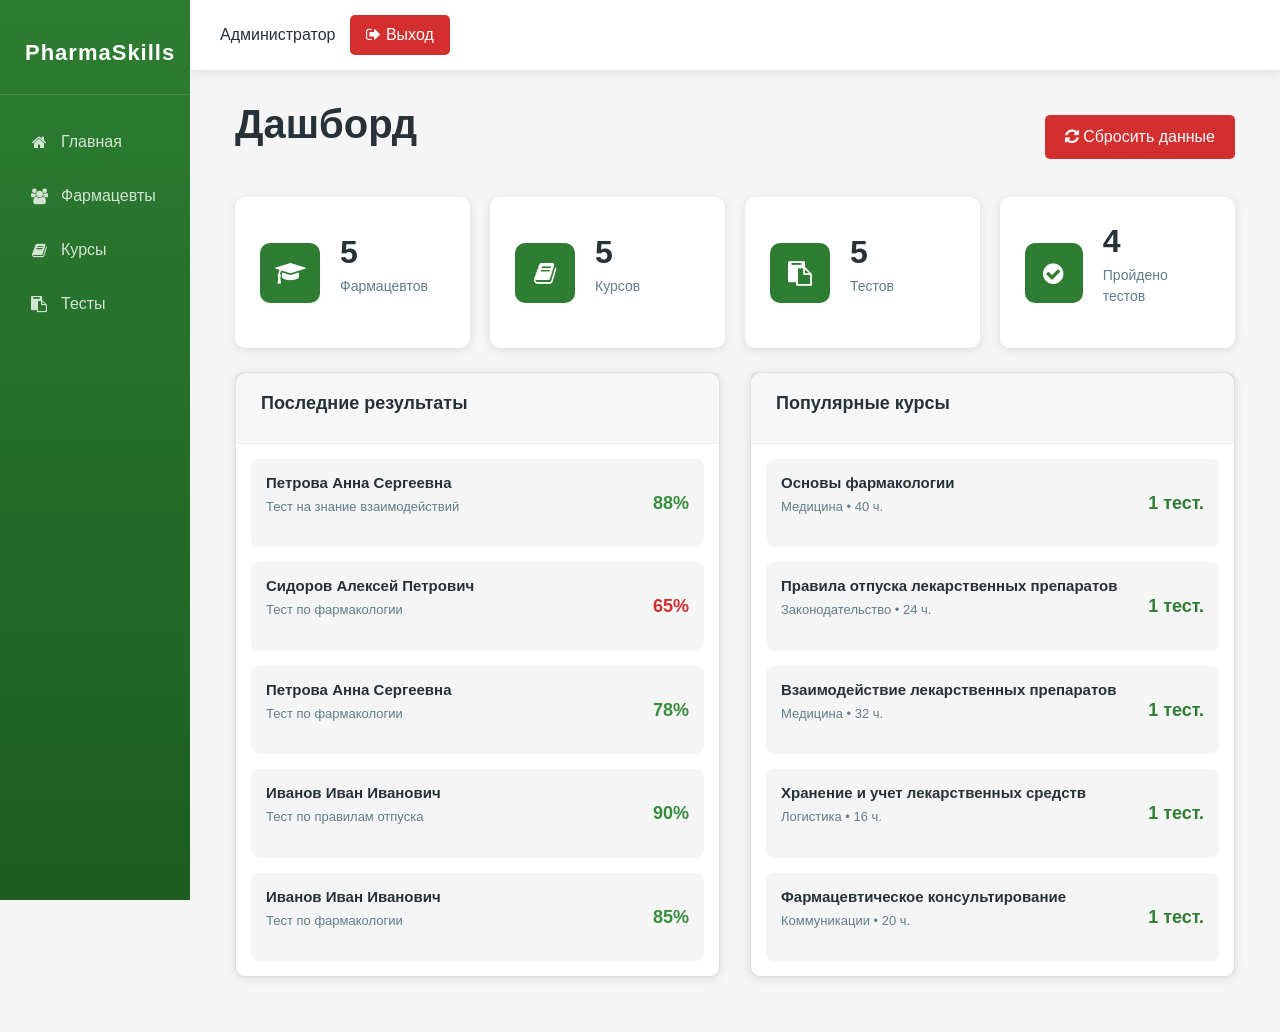
<file: index.html>
<!DOCTYPE html>
<html lang="ru">
<head>
  <meta charset="utf-8">
  <meta name="viewport" content="width=device-width, initial-scale=1">
  <title> PharmaSkills - Портал обучения фармацевтов </title>
  <link rel="stylesheet" href="css/bootstrap.css">
  <link rel="stylesheet" href="css/style.css">
  <link rel="stylesheet" href="css/font-awesome.min.css">
</head>
<body>
  <div class="wrapper">
    <nav class="sidebar">
      <div class="sidebar-header">
        <h3>PharmaSkills</h3>
      </div>
<ul class="nav-menu">
        <li><a href="index.html"><i class="fa fa-home"></i> Главная</a></li>
        <li class="admin-only"><a href="pharmacists.html"><i class="fa fa-users"></i> Фармацевты</a></li>
        <li class="admin-only"><a href="courses.html"><i class="fa fa-book"></i> Курсы</a></li>
        <li><a href="my-courses.html"><i class="fa fa-graduation-cap"></i> Мои курсы</a></li>
        <li class="admin-only"><a href="tests.html"><i class="fa fa-clipboard"></i> Тесты</a></li>
        <li class="admin-only"><a href="results.html"><i class="fa fa-chart-bar"></i> Результаты</a></li>
      </ul>
    </nav>
    <div class="main-content">
      <header class="topbar">
        <button class="menu-toggle"><i class="fa fa-bars"></i></button>
        <div class="user-info">
          <span id="currentUser">Администратор</span>
          <button id="logoutBtn" class="btn-logout"><i class="fa fa-sign-out"></i> Выход</button>
        </div>
      </header>
      <main class="content">
        <div class="container-fluid">
          <div class="d-flex justify-content-between align-items-center mb-4">
            <h1 id="dashboardTitle">Дашборд</h1>
            <button class="btn btn-danger admin-only" onclick="resetData()"><i class="fa fa-refresh"></i> Сбросить данные</button>
          </div>
          <div class="stats-grid">
            <div class="stat-card">
              <div class="stat-icon"><i class="fa fa-graduation-cap"></i></div>
              <div class="stat-info">
                <h3 id="totalPharmacists">0</h3>
                <p id="pharmacistsLabel">Фармацевтов</p>
              </div>
            </div>
            <div class="stat-card">
              <div class="stat-icon"><i class="fa fa-book"></i></div>
              <div class="stat-info">
                <h3 id="totalCourses">0</h3>
                <p>Курсов</p>
              </div>
            </div>
            <div class="stat-card">
              <div class="stat-icon"><i class="fa fa-clipboard"></i></div>
              <div class="stat-info">
                <h3 id="totalTests">0</h3>
                <p>Тестов</p>
              </div>
            </div>
            <div class="stat-card">
              <div class="stat-icon"><i class="fa fa-check-circle"></i></div>
              <div class="stat-info">
                <h3 id="completedTests">0</h3>
                <p>Пройдено тестов</p>
              </div>
            </div>
          </div>
          <div class="row mt-4">
            <div class="col-md-6">
              <div class="card">
                <div class="card-header">
                  <h3>Последние результаты</h3>
                </div>
                <div class="card-body">
                  <div id="recentResults" class="recent-list"></div>
                </div>
              </div>
            </div>
            <div class="col-md-6">
              <div class="card">
                <div class="card-header">
                  <h3>Популярные курсы</h3>
                </div>
                <div class="card-body">
                  <div id="popularCourses" class="course-list"></div>
                </div>
              </div>
            </div>
          </div>
        </div>
      </main>
    </div>
  </div>
  <script src="js/jquery-3.4.1.min.js"></script>
  <script src="js/bootstrap.js"></script>
  <script src="js/main.js"></script>
</body>
</html>
</file>
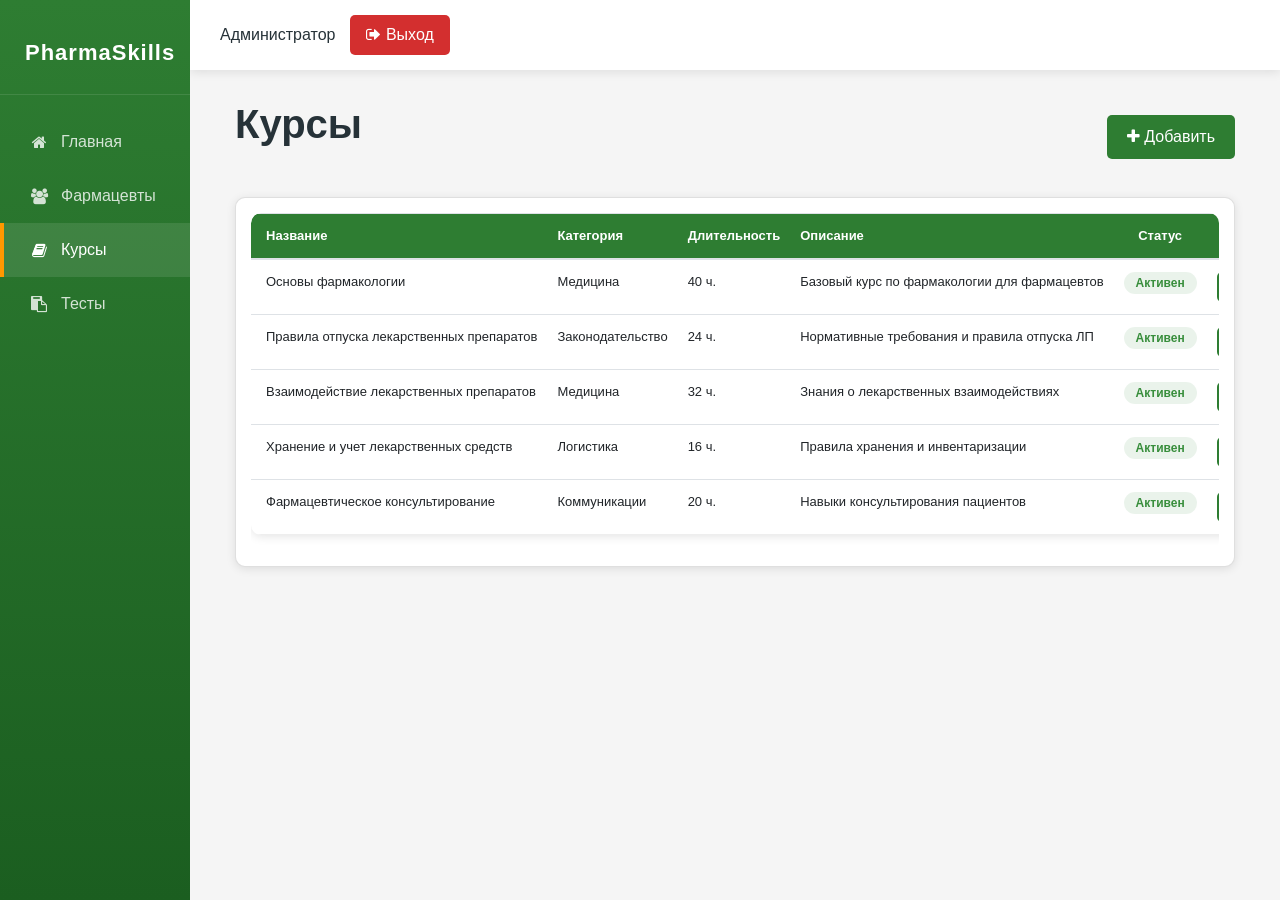
<file: courses.html>
<!DOCTYPE html>
<html lang="ru">
<head>
  <meta charset="utf-8">
  <meta name="viewport" content="width=device-width, initial-scale=1">
  <title>Курсы - PharmaSkills</title>
  <link rel="stylesheet" href="css/bootstrap.css">
  <link rel="stylesheet" href="css/style.css">
  <link rel="stylesheet" href="css/font-awesome.min.css">
</head>
<body>
  <div class="wrapper">
    <nav class="sidebar">
      <div class="sidebar-header">
        <h3>PharmaSkills</h3>
      </div>
      <ul class="nav-menu">
        <li><a href="index.html"><i class="fa fa-home"></i> Главная</a></li>
        <li class="admin-only"><a href="pharmacists.html"><i class="fa fa-users"></i> Фармацевты</a></li>
        <li class="active"><a href="courses.html"><i class="fa fa-book"></i> Курсы</a></li>
        <li><a href="my-courses.html"><i class="fa fa-graduation-cap"></i> Мои курсы</a></li>
        <li class="admin-only"><a href="tests.html"><i class="fa fa-clipboard"></i> Тесты</a></li>
        <li class="admin-only"><a href="results.html"><i class="fa fa-chart-bar"></i> Результаты</a></li>
      </ul>
    </nav>
    <div class="main-content">
      <header class="topbar">
        <button class="menu-toggle"><i class="fa fa-bars"></i></button>
        <div class="user-info">
          <span id="currentUser">Администратор</span>
          <button id="logoutBtn" class="btn-logout"><i class="fa fa-sign-out"></i> Выход</button>
        </div>
      </header>
      <main class="content">
        <div class="container-fluid">
          <div class="d-flex justify-content-between align-items-center mb-4">
            <h1>Курсы</h1>
            <button class="btn btn-primary" onclick="openAddCourseModal()"><i class="fa fa-plus"></i> Добавить</button>
          </div>
          <div class="card">
            <div class="card-body">
              <div class="table-wrapper">
                <table class="table" id="coursesTable">
                  <thead>
                    <tr>
                      <th>Название</th>
                      <th>Категория</th>
                      <th>Длительность</th>
                      <th>Описание</th>
                      <th class="status-col">Статус</th>
                      <th class="actions-col">Действия</th>
                    </tr>
                  </thead>
                  <tbody id="coursesTableBody"></tbody>
                </table>
              </div>
            </div>
          </div>
        </div>
      </main>
    </div>
  </div>
  <div id="editCourseModal" class="modal">
    <div class="modal-content modal-large">
      <div class="modal-header">
        <h2>Редактировать курс</h2>
        <button class="modal-close" onclick="closeModal('editCourseModal')">&times;</button>
      </div>
      <form onsubmit="event.preventDefault(); updateCourse();">
        <input type="hidden" id="editCourseId">
        <div class="form-group">
          <label>Название</label>
          <input type="text" class="form-control" id="editTitle" required>
        </div>
        <div class="form-group">
          <label>Категория</label>
          <input type="text" class="form-control" id="editCategory" required>
        </div>
        <div class="form-group">
          <label>Длительность (часы)</label>
          <input type="number" class="form-control" id="editDuration" required>
        </div>
        <div class="form-group">
          <label>Описание</label>
          <textarea class="form-control" id="editDescription" rows="3"></textarea>
        </div>
        <div class="form-group">
          <label>Разделы курса</label>
          <div id="sectionsList"></div>
          <button type="button" class="btn btn-secondary mt-2" onclick="openAddSectionModal()"><i class="fa fa-plus"></i> Добавить раздел</button>
        </div>
        <button type="submit" class="btn btn-primary">Сохранить</button>
        <button type="button" class="btn btn-danger" onclick="closeModal('editCourseModal')">Отмена</button>
      </form>
    </div>
  </div>

  <div id="addSectionModal" class="modal">
    <div class="modal-content">
      <div class="modal-header">
        <h2>Добавить раздел</h2>
        <button class="modal-close" onclick="closeModal('addSectionModal')">&times;</button>
      </div>
      <form onsubmit="event.preventDefault(); addSection();">
        <div class="form-group">
          <label>Название раздела</label>
          <input type="text" class="form-control" id="sectionTitle" required>
        </div>
        <div class="form-group">
          <label>Текст обучения</label>
          <textarea class="form-control" id="sectionContent" rows="5" placeholder="Введите текст лекции"></textarea>
        </div>
        <div class="form-group">
          <label>Учебные материалы (лекции, видео)</label>
          <input type="file" class="form-control" id="sectionMaterials" multiple accept=".pdf,.doc,.docx,.ppt,.pptx,.mp4,.avi,.webm">
          <small class="text-muted">Можно загрузить несколько файлов (PDF, Word, PowerPoint, видео)</small>
        </div>
        <button type="submit" class="btn btn-primary">Добавить раздел</button>
        <button type="button" class="btn btn-danger" onclick="closeModal('addSectionModal')">Отмена</button>
      </form>
    </div>
  </div>
  <script src="js/jquery-3.4.1.min.js"></script>
  <script src="js/bootstrap.js"></script>
  <script src="js/main.js"></script>
</body>
</html>
</file>
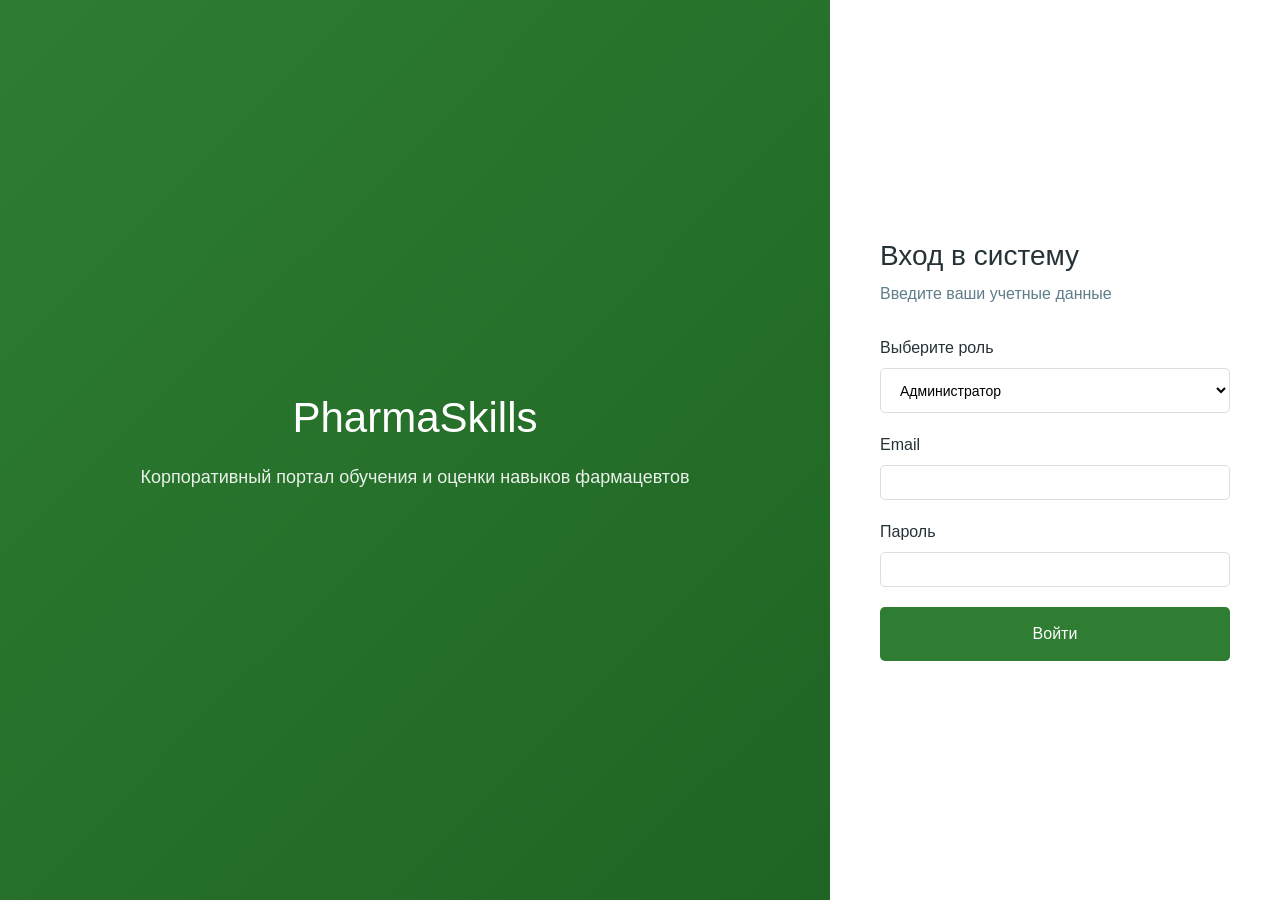
<file: login.html>
<!DOCTYPE html>
<html lang="ru">
<head>
  <meta charset="utf-8">
  <meta name="viewport" content="width=device-width, initial-scale=1">
  <title>Вход - PharmaSkills</title>
  <link rel="stylesheet" href="css/bootstrap.css">
  <link rel="stylesheet" href="css/style.css">
  <link rel="stylesheet" href="css/font-awesome.min.css">
</head>
<body>
  <div class="login-wrapper">
    <div class="login-left">
      <h1>PharmaSkills</h1>
      <p>Корпоративный портал обучения и оценки навыков фармацевтов</p>
    </div>
    <div class="login-right">
      <h2>Вход в систему</h2>
      <p>Введите ваши учетные данные</p>
      <form id="loginForm">
        <div class="form-group">
          <label>Выберите роль</label>
          <select class="form-control" id="loginRole" onchange="togglePharmacistSelect()" style="background-color: #fff; color: #000; height: 45px;">
            <option value="admin">Администратор</option>
            <option value="pharmacist">Фармацевт</option>
          </select>
        </div>
        <div class="form-group" id="pharmacistSelectGroup" style="display:none;">
          <label>Выберите фармацевта</label>
          <select class="form-control" id="pharmacistSelect" onchange="console.log('Selected: ' + this.value)" style="background-color: #fff; color: #000; height: 45px;">
          </select>
        </div>
        <div class="form-group">
          <label>Email</label>
          <input type="email" class="form-control" id="loginEmail" required>
        </div>
        <div class="form-group">
          <label>Пароль</label>
          <input type="password" class="form-control" id="loginPassword" required>
        </div>
        <button type="submit" class="btn btn-primary">Войти</button>
      </form>
    </div>
  </div>
  <script src="js/jquery-3.4.1.min.js"></script>
  <script src="js/bootstrap.js"></script>
  <script>
    const defaultPharmacists = [
      { id: 1, name: 'Иванов Иван Иванович', email: 'ivanov@pharmacy.ru' },
      { id: 2, name: 'Петрова Анна Сергеевна', email: 'petrova@pharmacy.ru' },
      { id: 3, name: 'Сидоров Алексей Петрович', email: 'sidorov@pharmacy.ru' },
      { id: 4, name: 'Козлова Мария Дмитриевна', email: 'kozlova@pharmacy.ru' },
      { id: 5, name: 'Смирнов Дмитрий Олегович', email: 'smirnov@pharmacy.ru' }
    ];
    
    let allPharmacists = defaultPharmacists;
    
    var storedData = localStorage.getItem('pharmacists');
    if (storedData) {
      try {
        var parsed = JSON.parse(storedData);
        if (parsed && parsed.length > 0) {
          allPharmacists = parsed;
        }
      } catch(e) {}
    }
    
    function togglePharmacistSelect() {
      var role = document.getElementById('loginRole').value;
      var pharmacistSelectGroup = document.getElementById('pharmacistSelectGroup');
      var select = document.getElementById('pharmacistSelect');
      
      if (role === 'pharmacist') {
        pharmacistSelectGroup.style.display = 'block';
        select.innerHTML = '';
        for (var i = 0; i < allPharmacists.length; i++) {
          var p = allPharmacists[i];
          var option = document.createElement('option');
          option.value = p.id;
          option.text = p.name;
          select.appendChild(option);
        }
      } else {
        pharmacistSelectGroup.style.display = 'none';
      }
    }
    
    document.addEventListener('DOMContentLoaded', function() {
      console.log('Page loaded, calling togglePharmacistSelect');
      togglePharmacistSelect();
    });
    
    document.getElementById('loginForm').addEventListener('submit', function(e) {
      e.preventDefault();
      var role = document.getElementById('loginRole').value;
      var email = document.getElementById('loginEmail').value;
      var select = document.getElementById('pharmacistSelect');
      var pharmacistId = select && select.options[select.selectedIndex] ? parseInt(select.options[select.selectedIndex].value) : 1;
      
      var user;
      if (role === 'admin') {
        user = {
          id: 1,
          name: 'Администратор',
          role: 'admin',
          email: email
        };
      } else {
        var pharmacist = null;
        for (var i = 0; i < allPharmacists.length; i++) {
          if (allPharmacists[i].id == pharmacistId) {
            pharmacist = allPharmacists[i];
            break;
          }
        }
        user = {
          id: pharmacistId,
          name: pharmacist ? pharmacist.name : 'Фармацевт',
          role: 'pharmacist',
          email: email
        };
      }
      
      localStorage.setItem('currentUser', JSON.stringify(user));
      window.location.href = 'index.html';
    });
  </script>
</body>
</html>
</file>
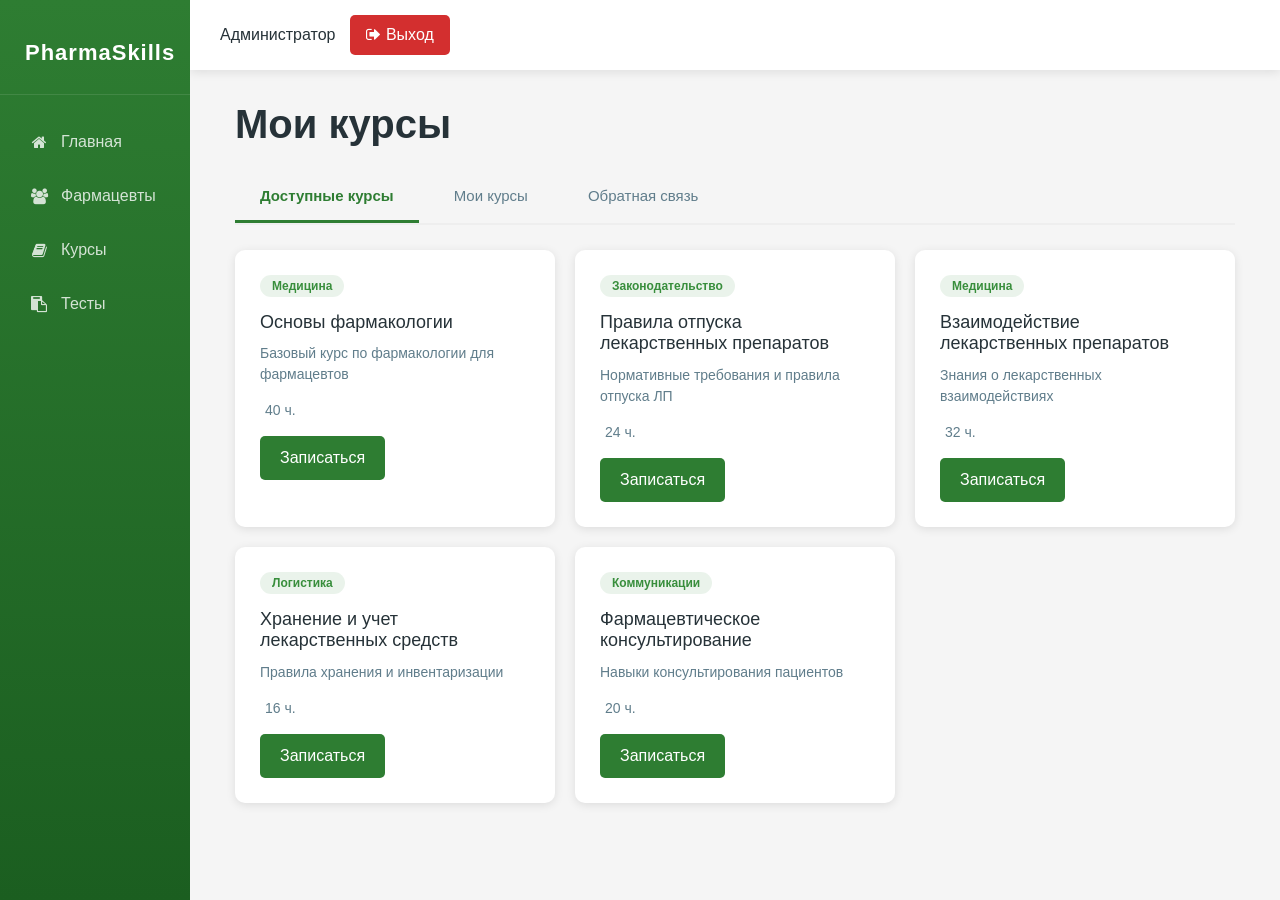
<file: my-courses.html>
<!DOCTYPE html>
<html lang="ru">
<head>
  <meta charset="utf-8">
  <meta name="viewport" content="width=device-width, initial-scale=1">
  <title>Мои курсы - PharmaSkills</title>
  <link rel="stylesheet" href="css/bootstrap.css">
  <link rel="stylesheet" href="css/style.css">
  <link rel="stylesheet" href="css/font-awesome.min.css">
</head>
<body>
  <div class="wrapper">
    <nav class="sidebar">
      <div class="sidebar-header">
        <h3>PharmaSkills</h3>
      </div>
      <ul class="nav-menu">
        <li><a href="index.html"><i class="fa fa-home"></i> Главная</a></li>
        <li class="admin-only"><a href="pharmacists.html"><i class="fa fa-users"></i> Фармацевты</a></li>
        <li class="admin-only"><a href="courses.html"><i class="fa fa-book"></i> Курсы</a></li>
        <li class="active"><a href="my-courses.html"><i class="fa fa-graduation-cap"></i> Мои курсы</a></li>
        <li class="admin-only"><a href="tests.html"><i class="fa fa-clipboard"></i> Тесты</a></li>
        <li><a href="results.html"><i class="fa fa-chart-bar"></i> Результаты</a></li>
      </ul>
    </nav>
    <div class="main-content">
      <header class="topbar">
        <button class="menu-toggle"><i class="fa fa-bars"></i></button>
        <div class="user-info">
          <span id="currentUser">Администратор</span>
          <button id="logoutBtn" class="btn-logout"><i class="fa fa-sign-out"></i> Выход</button>
        </div>
      </header>
      <main class="content">
        <div class="container-fluid">
          <div id="coursesView">
            <h1>Мои курсы</h1>
            <div class="tabs">
              <button class="tab-btn active" data-tab="available">Доступные курсы</button>
              <button class="tab-btn" data-tab="enrolled">Мои курсы</button>
              <button class="tab-btn" data-tab="feedback">Обратная связь</button>
            </div>
            
            <div id="availableTab" class="tab-content">
              <div id="availableCourses" class="course-grid"></div>
            </div>
            
            <div id="enrolledTab" class="tab-content hidden">
              <div id="enrolledCourses" class="course-grid"></div>
            </div>
            
            <div id="feedbackTab" class="tab-content hidden">
              <div class="card">
                <div class="card-body">
                  <h3>Задать вопрос администратору</h3>
                  <p class="text-muted">Если у вас есть вопросы по курсам, тестам или работе системы, задайте их здесь.</p>
                  <form onsubmit="event.preventDefault(); submitFeedback();">
                    <div class="form-group">
                      <label>Тема</label>
                      <select class="form-control" id="feedbackTopic" required>
                        <option value="">Выберите тему</option>
                        <option value="course">Вопрос по курсу</option>
                        <option value="test">Вопрос по тесту</option>
                        <option value="technical">Техническая проблема</option>
                        <option value="other">Другое</option>
                      </select>
                    </div>
                    <div class="form-group">
                      <label>Сообщение</label>
                      <textarea class="form-control" id="feedbackMessage" rows="5" placeholder="Опишите ваш вопрос..." required></textarea>
                    </div>
                    <button type="submit" class="btn btn-primary"><i class="fa fa-paper-plane"></i> Отправить</button>
                  </form>
                  <hr>
                  <h4>История обращений</h4>
                  <div id="feedbackHistory"></div>
                </div>
              </div>
            </div>
          </div>
          
          <div id="lessonView" class="hidden">
            <div class="lesson-header">
              <button class="btn btn-secondary" onclick="backToCourses()"><i class="fa fa-arrow-left"></i> Назад</button>
              <h2 id="lessonCourseTitle"></h2>
              <div class="lesson-progress">
                <span>Прогресс: <span id="lessonProgress">0</span>%</span>
              </div>
            </div>
            <div class="lesson-content-wrapper">
              <div class="lesson-nav">
                <h3>Содержание курса</h3>
                <div id="lessonList" class="lesson-list"></div>
              </div>
              <div class="lesson-main">
                <div id="lessonContent" class="lesson-text"></div>
                <div class="lesson-actions">
                  <button id="prevLessonBtn" class="btn btn-secondary" onclick="prevLesson()">Назад</button>
                  <button id="nextLessonBtn" class="btn btn-primary" onclick="nextLesson()">Далее</button>
                  <button id="takeTestBtn" class="btn btn-success hidden" onclick="goToTest()">Перейти к тесту</button>
                </div>
              </div>
            </div>
          </div>
          
          <div id="testView" class="hidden">
            <div class="test-header">
              <button class="btn btn-secondary" onclick="backToLesson()"><i class="fa fa-arrow-left"></i> К курсу</button>
              <h2 id="testTitle"></h2>
              <div class="test-timer">Осталось времени: <span id="timer">00:00</span></div>
            </div>
            <div class="test-content">
              <div class="test-progress-bar">
                <div id="testProgressFill" class="test-progress-fill"></div>
              </div>
              <div id="testQuestion" class="test-question"></div>
              <div id="testAnswers" class="test-answers"></div>
              <div class="test-nav">
                <button id="testPrevBtn" class="btn btn-secondary" onclick="testPrev()">Назад</button>
                <button id="testNextBtn" class="btn btn-primary" onclick="testNext()">Далее</button>
              </div>
            </div>
          </div>
          
          <div id="resultView" class="hidden">
            <div class="result-box">
              <div class="result-icon" id="resultIcon"></div>
              <h2>Результат теста</h2>
              <div class="result-score" id="resultScore"></div>
              <div class="result-message" id="resultMessage"></div>
              <div class="result-details">
                <p>Правильных ответов: <span id="correctCount"></span> из <span id="totalQuestions"></span></p>
                <p>Ваш балл: <span id="scorePercent"></span>%</p>
                <p>Проходной балл: <span id="passPercent"></span>%</p>
              </div>
              <div class="result-actions">
                <button class="btn btn-secondary" onclick="backToCourses()">К курсам</button>
                <button class="btn btn-primary" onclick="retryTest()">Пройти заново</button>
              </div>
            </div>
          </div>
        </div>
      </main>
    </div>
  </div>

  <script src="js/jquery-3.4.1.min.js"></script>
  <script src="js/bootstrap.js"></script>
  <script src="js/main.js"></script>
  <script>
    let currentCourseId = null;
    let currentLessonIndex = 0;
    let currentTestQuestions = [];
    let testAnswers = {};
    let currentQuestionIndex = 0;
    let testTimer = null;
    let timeLeft = 0;
    
    const courseContent = {
      1: [
        { title: 'Введение в фармакологию', content: '<h3>Введение в фармакологию</h3><p>Фармакология - это наука о взаимодействии лекарственных веществ с живыми организмами. Она изучает механизмы действия лекарств, их фармакокинетику и фармакодинамику.</p><p>Основные разделы фармакологии:</p><ul><li>Фармакодинамика - изучает механизмы действия лекарств</li><li>Фармакокинетика - изучает процессы всасывания, распределения, метаболизма и выведения</li><li>Фармакотерапия - применение лекарств для лечения заболеваний</li></ul>' },
        { title: 'Основные группы лекарств', content: '<h3>Основные группы лекарственных препаратов</h3><p>Лекарственные средства классифицируются по различным признакам:</p><h4>1. По химической структуре</h4><ul><li>Органические соединения</li><li>Неорганические соединения</li><li>Биологические препараты</li></ul><h4>2. По фармакологическому действию</h4><ul><li>Анальгетики - обезболивающие</li><li>Противовоспалительные - уменьшающие воспаление</li><li>Антибактериальные - убивающие бактерии</li><li>Противовирусные - подавляющие вирусы</li></ul>' },
        { title: 'НПВС', content: '<h3>Нестероидные противовоспалительные средства (НПВС)</h3><p>НПВС - одна из наиболее широко применяемых групп лекарственных препаратов.</p><h4>Механизм действия</h4><p>НПВС блокируют фермент циклооксигеназу (ЦОГ), который участвует в синтезе простагландинов - медиаторов воспаления и боли.</p><h4>Основные представители</h4><ul><li><strong>Ибупрофен</strong> - максимальная доза 1200-2400 мг/сутки</li><li><strong>Диклофенак</strong> - максимальная доза 150 мг/сутки</li><li><strong>Аспирин</strong> - максимальная доза 3000 мг/сутки</li><li><strong>Нимесулид</strong> - максимальная доза 200 мг/сутки</li></ul><h4>Побочные эффекты</h4><ul><li>Гастропатия (поражение желудка)</li><li>Нарушение функции почек</li><li>Повышение артериального давления</li><li>Аллергические реакции</li></ul>' },
        { title: 'Антибиотики', content: '<h3>Антибактериальные препараты</h3><p>Антибиотики - вещества природного или синтетического происхождения, подавляющие рост или вызывающие гибель бактерий.</p><h4>Классификация по механизму действия</h4><ul><li><strong>Бактериоцидные</strong> - убивают бактерии (пенициллины, цефалоспорины, аминогликозиды)</li><li><strong>Бактериостатические</strong> - останавливают рост бактерии (макролиды, тетрациклины, линкозамиды)</li></ul><h4>Основные группы</h4><h5>Пенициллины</h5><p>Природные (бензилпенициллин) и полусинтетические (амоксициллин, ампициллин). Применяются при инфекциях дыхательных путей, ЛОР-органов.</p><h5>Цефалоспорины</h5><p>Широкий спектр действия. Применяются при сепсисе, менингите, инфекциях мочевыводящих путей.</p><h5>Макролиды</h5><p>Азитромицин, кларитромицин. Применяются при инфекциях дыхательных путей, хламидиозе.</p>' },
        { title: 'Тест', content: '<h3>Итоговый тест</h3><p>Для проверки знаний пройдите тест по курсу.</p><button class="btn btn-success" onclick="startCourseTest()">Начать тест</button>' }
      ],
      2: [
        { title: 'Правила отпуска ЛС', content: '<h3>Правила отпуска лекарственных препаратов</h3><p>Отпуск лекарственных средств регулируется но��мативными документами.</p><h4>Категории рецептурного отпуска</h4><ul><li><strong>Без рецепта</strong> - ОТС-препараты (парацетамол, ибупрофен и др.)</li><li><strong>По рецепту</strong> - рецептурные препараты</li><li><strong>Специального назначения</strong> - психотропные, наркотические препараты</li></ul><h4>Рецептурные бланки</h4><ul><li>Форма 107-1/у - для большинства рецептурных препаратов</li><li>Форма 148-1/у-88 - для препаратов строгого учета</li><li>Форма 148-1/у-04л - для наркотических и психотропных</li></ul>' },
        { title: 'Наркотические препараты', content: '<h3>Отпуск наркотических и психотропных препаратов</h3><p>Наркотические анальгетики и психотропные препараты подлежат особому контролю.</p><h4>Список наркотических средств</h4><ul><li>Морфин</li><li>Омнопон</li><li>Промедол</li><li>Фентанил</li><li>Кодеин (в составе комплексных препаратов)</li></ul><h4>Правила отпуска</h4><ul><li>Рецепт формы 148-1/у-04л</li><li>Срок действия - 30 дней</li><li>На рецепте 2 печати (врача и медицинской организации)</li><li>Запас в аптеке не более 5 дней</li></ul>' },
        { title: 'Контроль учета', content: '<h3>Контроль и учет лекарственных средств</h3><p>Аптеки обязаны вести строгий учет certain categories of drugs.</p><h4>Журналы учета</h4><ul><li>Журнал учета наркотических средств (форма 1-наркотики)</li><li>Журнал учета психотропных веществ</li><li>Журнал учета препаратов списка А</li><li>Журнал учета этилового спирта</li></ul><h4>Инвентаризация</h4><p>Проводится не реже 1 раза в месяц для препаратов строгого учета.</p>' },
        { title: 'Тест', content: '<h3>Итоговый тест</h3><p>Для проверки знаний пройдите тест по курсу.</p><button class="btn btn-success" onclick="startCourseTest()">Начать тест</button>' }
      ],
      3: [
        { title: 'Взаимодействия ЛС', content: '<h3>Взаимодействие лекарственных препаратов</h3><p>Лекарственные взаимодействия - это изменение эффекта одного препарата под влиянием другого.</p><h4>Типы взаимодействий</h4><ul><li><strong>Синергизм</strong> - усиление эффекта</li><li><strong>Антагонизм</strong> - ослабление эффекта</li><li><strong>Аддитивный эффект</strong> - суммирование эффектов</li></ul>' },
        { title: 'Опасные комбинации', content: '<h3>Опасные комбинации лекарств</h3><h4>Серьезные взаимодействия</h4><ul><li><strong>Варфарин + НПВС</strong> - риск кровотечения</li><li><strong>Аминогликозиды + петлевые диуретики</strong> - ототоксичность</li><li><strong>Метронидазол + алкоголь</strong> - дисульфирамоподобная реакция</li><li><strong>Ингибиторы АПФ + калийсберегающие диуретики</strong> - гиперкалиемия</li></ul><h4>Фармацевтическая несовместимость</h4><p>Нельзя смешивать в одном шприце:</p><ul><li>Антибиотики с гепарином</li><li>Глюконат кальция с сульфатом магния</li><li>Щелочные растворы с кислотами</li></ul>' },
        { title: 'Тест', content: '<h3>Итоговый тест</h3><p>Для проверки знаний пройдите тест по курсу.</p><button class="btn btn-success" onclick="startCourseTest()">Начать тест</button>' }
      ],
      4: [
        { title: 'Хранение ЛС', content: '<h3>Хранение лекарственных средств</h3><p>Правильное хранение обеспечивает сохранность и эффективность препаратов.</p><h4>Температурные режимы</h4><ul><li><strong>Комнатная температура</strong> (15-25°С) - большинство препаратов</li><li><strong>Прохладное место</strong> (8-15°С) - некоторые антибиотики, инсулин</li><li><strong>Холодильник</strong> (2-8°С) - вакцины, биопрепараты, суппозитории</li></ul><h4>Условия хранения</h4><ul><li>Защита от света</li><li>Герметичная упаковка</li><li>Вдали от источников тепла</li><li>В недоступном для детей месте</li></ul>' },
        { title: 'Учет и инвентаризация', content: '<h3>Учет и инвентаризация</h3><h4>Документация</h4><ul><li>Журнал приходово-расходных операций</li><li>Требования-накладные</li><li>Акты списания</li></ul><h4>Инвентаризация</h4><p>Проводится:</p><ul><li>Планово - не реже 1 раза в год</li><li>При смене материально ответственного лица</li><li>При выявлении недостачи</li></ul>' },
        { title: 'Тест', content: '<h3>Итоговый тест</h3><p>Для проверки знаний пройдите тест по курсу.</p><button class="btn btn-success" onclick="startCourseTest()">Начать тест</button>' }
      ],
      5: [
        { title: 'Консультирование', content: '<h3>Фармацевтическое консультирование</h3><p>Консультирование - важнейшая функция фармацевта.</p><h4>Этапы консультирования</h4><ol><li><strong>Приветствие</strong> - доброжелательный контакт</li><li><strong>Выяснение потребности</strong> - что беспокоит клиента</li><li><strong>Сбор информации</strong> - симптомы, принимаемые препараты</li><li><strong>Рекомендация</strong> - подбор препарата</li><li><strong>Информирование</strong> - способ применения, побочные эффекты</li><li><strong>Напутствие</strong> - при каких симптомах обратиться к врачу</li></ol>' },
        { title: 'Типичные ситуации', content: '<h3>Типичные ситуации на приеме</h3><h4>Клиент с симптомами простуды</h4><p>Рекомендовать симптоматические средства, предупредить о необходимости обращения к врачу при ухудшении.</p><h4>Клиент с болью</h4><p>Выяснить характер и локализацию боли. При сильной боли - рекомендовать обращение к врачу.</p><h4>Клиент с аллергией</h4><p>Уточнить аллерген. Избегать препаратов с перекрестной реактивностью.</p><h4>Пожилой клиент</h4><p>Учесть возрастные особенности. Рекомендовать минимальные эффективные дозы.</p>' },
        { title: 'Тест', content: '<h3>Итоговый тест</h3><p>Для проверки знаний пройдите тест по курсу.</p><button class="btn btn-success" onclick="startCourseTest()">Начать тест</button>' }
      ]
    };

    const testQuestions = {
      1: [
        { q: 'Какой фермент блокируют НПВС?', a: ['Циклооксигеназа', 'Липоксигеназа', 'Фосфолипаза', 'Протеаза'], correct: 0 },
        { q: 'Максимальная суточная доза ибупрофена?', a: ['800 мг', '1200 мг', '2400 мг', '3600 мг'], correct: 2 },
        { q: 'Какой антибиотик относится к макролидам?', a: ['Амоксициллин', 'Азитромицин', 'Цефтриаксон', 'Гентамицин'], correct: 1 },
        { q: 'Варфарин + НПВС = ?', a: ['Усиление эффекта варфарина', 'Ослабление эффекта', 'Нет взаимодействия', 'Токсическое действие'], correct: 0 },
        { q: 'Инсулин хранится при температуре?', a: ['Комнатной', '2-8°С', '-5°С', '25-30°С'], correct: 1 }
      ],
      2: [
        { q: 'Форма рецепта для наркотических препаратов?', a: ['107-1/у', '148-1/у-04л', '148-1/у-88', 'Любая из перечисленных'], correct: 1 },
        { q: 'Срок действия рецепта на наркотики?', a: ['10 дней', '30 дней', '60 дней', '1 год'], correct: 1 },
        { q: 'Кодеин относится к?', a: ['ОТС-препаратам', 'Наркотическим анальгетикам', 'Витаминам', 'Гепатопротекторам'], correct: 1 },
        { q: 'Инвентаризация наркотиков проводится?', a: ['1 раз в год', '1 раз в месяц', '1 раз в неделю', 'По усмотрению'], correct: 1 },
        { q: 'Какой препарат не требует рецепт?', a: ['Морфин', 'Кетанов', 'Парацетамол', 'Диазепам'], correct: 2 }
      ],
      3: [
        { q: 'Варфарин + аспирин = ?', a: ['Синергизм', 'Антагонизм', 'Нет взаимодействия', 'Неизвестно'], correct: 0 },
        { q: 'Метронидазол + алкоголь = ?', a: ['Нормально', 'Дисульфирамоподобная реакция', 'Усиление эффекта', 'Нет эффекта'], correct: 1 },
        { q: 'Аминогликозиды + фуросемид = ?', a: ['Гепатотоксичность', 'Ототоксичность', 'Нефротоксичность', 'Нет взаимодействия'], correct: 1 },
        { q: 'Ингибиторы АПФ + Верошпирон = ?', a: ['Гипокалиемия', 'Гиперкалиемия', 'Нет взаимодействия', 'Гипотензия'], correct: 1 },
        { q: 'Нельзя смешивать в одном шприце?', a: ['Антибиотик + гепарин', 'Аспирин + парацетамол', 'Ибупрофен + найз', 'Все можно'], correct: 0 }
      ],
      4: [
        { q: 'Большинство ЛС хранится при?', a: ['2-8°С', '15-25°С', '-5°С', '30°С'], correct: 1 },
        { q: 'Инсулин хранится при?', a: ['Комнатной температуре', '2-8°С', '-5°С', '30°С'], correct: 1 },
        { q: 'Инвентаризация должна проводиться?', a: ['1 раз в год', '1 раз в месяц', '1 раз в 5 лет', 'Не обязательно'], correct: 1 },
        { q: 'Защита от света важна для?', a: ['Всех препаратов', 'Только светочувствительных', 'Только антибиотиков', 'Только витаминов'], correct: 1 },
        { q: 'При смене МОЛ обязательна?', a: ['Инвентаризация', 'Только отчет', 'Только аудит', 'Ничего'], correct: 0 }
      ],
      5: [
        { q: 'Первый этап консультирования?', a: ['Рекомендация', 'Приветствие', 'Информирование', 'Продажа'], correct: 1 },
        { q: 'При сильной боли следует?', a: ['Продать обезболивающее', 'Рекомендовать обратиться к врачу', 'Дать инструкцию', 'Отказать'], correct: 1 },
        { q: 'Пожилым рекомендуют?', a: ['Максимальные дозы', 'Минимальные эффективные дозы', 'Любые дозы', 'Неважно'], correct: 1 },
        { q: 'При аллергии важно?', a: ['Продать любой препарат', 'Уточнить аллерген', 'Дать антигистаминное', 'Отказать'], correct: 1 },
        { q: 'Обращение к врачу при?', a: ['Легкой простуде', 'Любых симптомах', 'Ухудшении или длительных симптомах', 'Профилактике'], correct: 2 }
      ]
    };

    document.addEventListener('DOMContentLoaded', function() {
      loadAvailableCourses();
      loadEnrolledCourses();
      
      document.querySelectorAll('.tab-btn').forEach(btn => {
        btn.addEventListener('click', function() {
          document.querySelectorAll('.tab-btn').forEach(b => b.classList.remove('active'));
          document.querySelectorAll('.tab-content').forEach(c => c.classList.add('hidden'));
          this.classList.add('active');
          document.getElementById(this.dataset.tab + 'Tab').classList.remove('hidden');
        });
      });
    });

    function loadAvailableCourses() {
      const courses = getData('courses') || [];
      const enrolled = getData('enrollments') || [];
      const courseIds = enrolled.map(e => e.courseId);
      const available = courses.filter(c => !courseIds.includes(c.id) && c.status === 'active');
      
      const container = document.getElementById('availableCourses');
      if (available.length === 0) {
        container.innerHTML = '<div class="empty-state"><i class="fa fa-book"></i><h3>Нет доступных курсов</h3></div>';
        return;
      }
      
      container.innerHTML = available.map(course => `
        <div class="course-card">
          <div class="course-card-header">
            <span class="badge badge-success">${course.category}</span>
          </div>
          <h3>${course.title}</h3>
          <p>${course.description}</p>
          <div class="course-info">
            <span><i class="fa fa-clock"></i> ${course.duration} ч.</span>
          </div>
          <button class="btn btn-primary" onclick="enrollCourse(${course.id})">Записаться</button>
        </div>
      `).join('');
    }

    function loadEnrolledCourses() {
      const enrolled = getData('enrollments') || [];
      const courses = getData('courses') || [];
      const results = getData('results') || [];
      
      const container = document.getElementById('enrolledCourses');
      if (enrolled.length === 0) {
        container.innerHTML = '<div class="empty-state"><i class="fa fa-graduation-cap"></i><h3>Нет записанных курсов</h3></div>';
        return;
      }
      
      container.innerHTML = enrolled.map(enrollment => {
        const course = courses.find(c => c.id === enrollment.courseId);
        if (!course) return '';
        
        const progress = getCourseProgress(enrollment.courseId);
        
        return `
          <div class="course-card enrolled">
            <div class="course-card-header">
              <span class="badge badge-success">${course.category}</span>
              <span class="badge ${progress === 100 ? 'badge-success' : 'badge-warning'}">${progress}% пройдено</span>
            </div>
            <h3>${course.title}</h3>
            <p>${course.description}</p>
            <div class="course-info">
              <span><i class="fa fa-clock"></i> ${course.duration} ч.</span>
              <span><i class="fa fa-check-circle"></i> ${progress}%</span>
            </div>
            <button class="btn btn-primary" onclick="openCourse(${course.id})">${progress > 0 ? 'Продолжить' : 'Начать обучение'}</button>
          </div>
        `;
      }).join('');
    }

    function getCourseProgress(courseId) {
      const lessons = courseContent[courseId];
      if (!lessons) return 0;
      
      const progress = getData('courseProgress') || {};
      const courseProgress = progress[courseId] || {};
      const completedLessons = Object.values(courseProgress).filter(v => v === true).length;
      
      return Math.round((completedLessons / (lessons.length - 1)) * 100);
    }

    window.enrollCourse = function(courseId) {
      const enrolled = getData('enrollments') || [];
      if (enrolled.some(e => e.courseId === courseId)) {
        alert('Вы уже записаны на этот курс');
        return;
      }
      
      enrolled.push({
        id: Date.now(),
        courseId: courseId,
        enrolledDate: new Date().toISOString().split('T')[0],
        status: 'enrolled'
      });
      setData('enrollments', enrolled);
      loadAvailableCourses();
      loadEnrolledCourses();
      alert('Вы успешно записались на курс!');
    };

    window.openCourse = function(courseId) {
      currentCourseId = courseId;
      currentLessonIndex = 0;
      
      const courses = getData('courses') || [];
      const course = courses.find(c => c.id === courseId);
      if (!course) return;
      
      document.getElementById('coursesView').classList.add('hidden');
      document.getElementById('lessonView').classList.remove('hidden');
      document.getElementById('lessonCourseTitle').textContent = course.title;
      
      loadLessons(courseId);
    };

    function loadLessons(courseId) {
      const lessons = courseContent[courseId];
      if (!lessons) return;
      
      const progress = getData('courseProgress') || {};
      const courseProgress = progress[courseId] || {};
      
      document.getElementById('lessonList').innerHTML = lessons.map((lesson, i) => `
        <div class="lesson-item ${i === currentLessonIndex ? 'active' : ''} ${courseProgress[lesson.title] ? 'completed' : ''}" onclick="selectLesson(${i})">
          <span class="lesson-num">${i + 1}</span>
          <span class="lesson-title">${lesson.title}</span>
          ${courseProgress[lesson.title] ? '<i class="fa fa-check-circle"></i>' : ''}
        </div>
      `).join('');
      
      showLesson(currentLessonIndex);
      updateProgress(courseId);
    }

    function showLesson(index) {
      const lessons = courseContent[currentCourseId];
      if (!lessons || !lessons[index]) return;
      
      const lesson = lessons[index];
      
      if (lesson.title === 'Тест') {
        document.getElementById('lessonContent').innerHTML = lesson.content;
        document.getElementById('nextLessonBtn').classList.add('hidden');
        document.getElementById('takeTestBtn').classList.remove('hidden');
        document.getElementById('prevLessonBtn').style.visibility = index === 0 ? 'hidden' : 'visible';
      } else {
        document.getElementById('lessonContent').innerHTML = lesson.content;
        document.getElementById('takeTestBtn').classList.add('hidden');
        document.getElementById('nextLessonBtn').classList.remove('hidden');
        document.getElementById('prevLessonBtn').style.visibility = index === 0 ? 'hidden' : 'visible';
      }
    }

    function selectLesson(index) {
      currentLessonIndex = index;
      loadLessons(currentCourseId);
    }

    function prevLesson() {
      if (currentLessonIndex > 0) {
        currentLessonIndex--;
        loadLessons(currentCourseId);
      }
    }

    function nextLesson() {
      const lessons = courseContent[currentCourseId];
      if (!lessons) return;
      
      const lesson = lessons[currentLessonIndex];
      if (lesson) {
        saveLessonProgress(lesson.title);
      }
      
      if (currentLessonIndex < lessons.length - 1) {
        currentLessonIndex++;
        loadLessons(currentCourseId);
      }
    }

    function saveLessonProgress(lessonTitle) {
      const progress = getData('courseProgress') || {};
      if (!progress[currentCourseId]) progress[currentCourseId] = {};
      progress[currentCourseId][lessonTitle] = true;
      setData('courseProgress', progress);
    }

    function updateProgress(courseId) {
      const progress = getData('courseProgress') || {};
      const courseProgress = progress[courseId] || {};
      const lessons = courseContent[courseId];
      if (!lessons) return;
      
      const completed = Object.values(courseProgress).filter(v => v === true).length;
      const total = lessons.length - 1;
      const percent = Math.round((completed / total) * 100);
      
      document.getElementById('lessonProgress').textContent = percent;
    }

    window.backToCourses = function() {
      document.getElementById('lessonView').classList.add('hidden');
      document.getElementById('testView').classList.add('hidden');
      document.getElementById('resultView').classList.add('hidden');
      document.getElementById('coursesView').classList.remove('hidden');
      loadEnrolledCourses();
    };

    window.goToTest = function() {
      startCourseTest();
    };

    window.startCourseTest = function() {
      const questions = testQuestions[currentCourseId];
      if (!questions || questions.length === 0) {
        alert('Тест пока недоступен');
        return;
      }
      
      const tests = getData('tests') || [];
      const testInfo = tests.find(t => t.courseId === currentCourseId);
      
      currentTestQuestions = questions.map(q => ({...q}));
      testAnswers = {};
      currentQuestionIndex = 0;
      
      if (testInfo) {
        timeLeft = testInfo.duration * 60;
        startTimer();
      } else {
        timeLeft = 600;
        startTimer();
      }
      
      document.getElementById('testTitle').textContent = 'Тест по курсу';
      document.getElementById('lessonView').classList.add('hidden');
      document.getElementById('testView').classList.remove('hidden');
      
      showTestQuestion();
    };

    function startTimer() {
      if (testTimer) clearInterval(testTimer);
      
      testTimer = setInterval(() => {
        timeLeft--;
        const min = Math.floor(timeLeft / 60);
        const sec = timeLeft % 60;
        document.getElementById('timer').textContent = 
          (min < 10 ? '0' + min : min) + ':' + (sec < 10 ? '0' + sec : sec);
        
        if (timeLeft <= 0) {
          clearInterval(testTimer);
          submitTest();
        }
      }, 1000);
    }

    function showTestQuestion() {
      const q = currentTestQuestions[currentQuestionIndex];
      if (!q) return;
      
      const progress = ((currentQuestionIndex + 1) / currentTestQuestions.length) * 100;
      document.getElementById('testProgressFill').style.width = progress + '%';
      
      document.getElementById('testQuestion').innerHTML = `<h4>${currentQuestionIndex + 1}. ${q.q}</h4>`;
      
      document.getElementById('testAnswers').innerHTML = q.a.map((answer, i) => `
        <label class="answer-option ${testAnswers[currentQuestionIndex] === i ? 'selected' : ''}">
          <input type="radio" name="answer" value="${i}" ${testAnswers[currentQuestionIndex] === i ? 'checked' : ''} onchange="selectAnswer(${i})">
          ${answer}
        </label>
      `).join('');
      
      document.getElementById('testPrevBtn').style.visibility = currentQuestionIndex === 0 ? 'hidden' : 'visible';
      document.getElementById('testNextBtn').textContent = 
        currentQuestionIndex === currentTestQuestions.length - 1 ? 'Завершить' : 'Далее';
    }

    function selectAnswer(index) {
      testAnswers[currentQuestionIndex] = index;
      showTestQuestion();
    }

    function testPrev() {
      if (currentQuestionIndex > 0) {
        currentQuestionIndex--;
        showTestQuestion();
      }
    }

    function testNext() {
      if (testAnswers[currentQuestionIndex] === undefined) {
        alert('Выберите ответ');
        return;
      }
      
      if (currentQuestionIndex < currentTestQuestions.length - 1) {
        currentQuestionIndex++;
        showTestQuestion();
      } else {
        submitTest();
      }
    }

    function submitTest() {
      clearInterval(testTimer);
      
      let correct = 0;
      currentTestQuestions.forEach((q, i) => {
        if (testAnswers[i] === q.correct) correct++;
      });
      
      const score = Math.round((correct / currentTestQuestions.length) * 100);
      const tests = getData('tests') || [];
      const testInfo = tests.find(t => t.courseId === currentCourseId);
      const passScore = testInfo ? testInfo.passingScore : 70;
      const passed = score >= passScore;
      
      const results = getData('results') || [];
      results.push({
        id: Date.now(),
        pharmacistId: 1,
        testId: currentCourseId,
        score: score,
        date: new Date().toISOString().split('T')[0],
        status: passed ? 'passed' : 'failed'
      });
      setData('results', results);
      
      document.getElementById('testView').classList.add('hidden');
      document.getElementById('resultView').classList.remove('hidden');
      
      document.getElementById('resultIcon').innerHTML = passed ? 
        '<i class="fa fa-check-circle"></i>' : '<i class="fa fa-times-circle"></i>';
      document.getElementById('resultScore').textContent = score + '%';
      document.getElementById('resultScore').className = 'result-score ' + (passed ? 'pass' : 'fail');
      document.getElementById('resultMessage').textContent = passed ? 
        'Поздравляем! Вы сдали тест.' : 'Вы не набрали проходной балл.';
      document.getElementById('correctCount').textContent = correct;
      document.getElementById('totalQuestions').textContent = currentTestQuestions.length;
      document.getElementById('scorePercent').textContent = score;
      document.getElementById('passPercent').textContent = passScore;
    }

    window.retryTest = function() {
      testAnswers = {};
      currentQuestionIndex = 0;
      startCourseTest();
    };

    window.backToLesson = function() {
      document.getElementById('testView').classList.add('hidden');
      document.getElementById('resultView').classList.add('hidden');
      document.getElementById('lessonView').classList.remove('hidden');
    };
  </script>
</body>
</html>
</file>
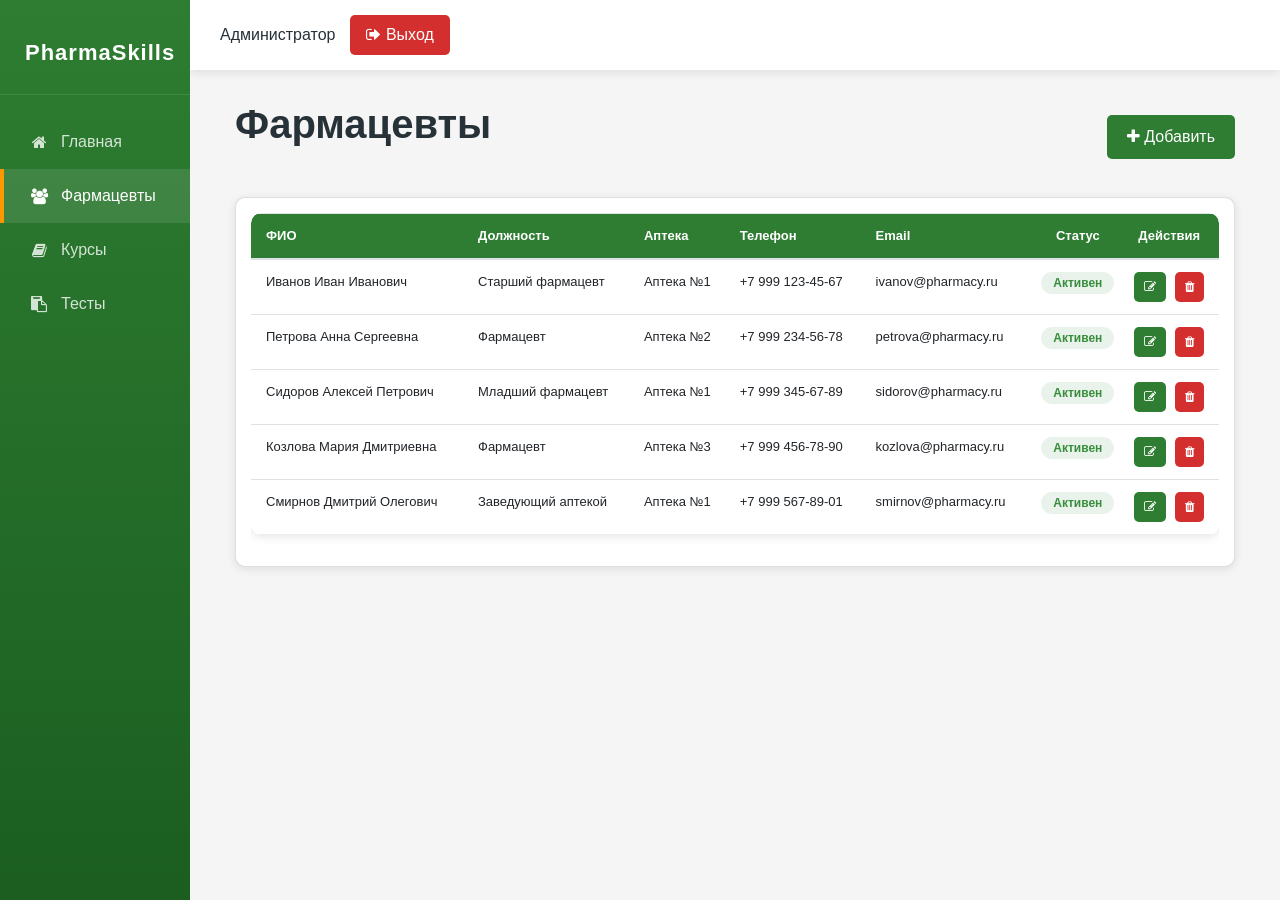
<file: pharmacists.html>
<!DOCTYPE html>
<html lang="ru">
<head>
  <meta charset="utf-8">
  <meta name="viewport" content="width=device-width, initial-scale=1">
  <title>Фармацевты - PharmaSkills</title>
  <link rel="stylesheet" href="css/bootstrap.css">
  <link rel="stylesheet" href="css/style.css">
  <link rel="stylesheet" href="css/font-awesome.min.css">
</head>
<body>
  <div class="wrapper">
    <nav class="sidebar">
      <div class="sidebar-header">
        <h3>PharmaSkills</h3>
      </div>
      <ul class="nav-menu">
        <li><a href="index.html"><i class="fa fa-home"></i> Главная</a></li>
        <li class="active"><a href="pharmacists.html"><i class="fa fa-users"></i> Фармацевты</a></li>
        <li class="admin-only"><a href="courses.html"><i class="fa fa-book"></i> Курсы</a></li>
        <li><a href="my-courses.html"><i class="fa fa-graduation-cap"></i> Мои курсы</a></li>
        <li class="admin-only"><a href="tests.html"><i class="fa fa-clipboard"></i> Тесты</a></li>
        <li class="admin-only"><a href="results.html"><i class="fa fa-chart-bar"></i> Результаты</a></li>
      </ul>
    </nav>
    <div class="main-content">
      <header class="topbar">
        <button class="menu-toggle"><i class="fa fa-bars"></i></button>
        <div class="user-info">
          <span id="currentUser">Администратор</span>
          <button id="logoutBtn" class="btn-logout"><i class="fa fa-sign-out"></i> Выход</button>
        </div>
      </header>
      <main class="content">
        <div class="container-fluid">
          <div class="d-flex justify-content-between align-items-center mb-4">
            <h1>Фармацевты</h1>
            <button class="btn btn-primary" onclick="openAddModal()"><i class="fa fa-plus"></i> Добавить</button>
          </div>
          <div class="card">
            <div class="card-body">
              <div class="table-wrapper">
                <table class="table" id="pharmacistsTable">
                  <thead>
                    <tr>
                      <th>ФИО</th>
                      <th>Должность</th>
                      <th>Аптека</th>
                      <th>Телефон</th>
                      <th>Email</th>
                      <th class="status-col">Статус</th>
                      <th class="actions-col">Действия</th>
                    </tr>
                  </thead>
                  <tbody id="pharmacistsTableBody"></tbody>
                </table>
              </div>
            </div>
          </div>
        </div>
      </main>
    </div>
  </div>
  <div id="editModal" class="modal">
    <div class="modal-content">
      <div class="modal-header">
        <h2>Редактировать фармацевта</h2>
        <button class="modal-close" onclick="closeModal('editModal')">&times;</button>
      </div>
      <form onsubmit="event.preventDefault(); updatePharmacist();">
        <input type="hidden" id="editId">
        <div class="form-group">
          <label>ФИО</label>
          <input type="text" class="form-control" id="editName" required>
        </div>
        <div class="form-group">
          <label>Должность</label>
          <input type="text" class="form-control" id="editPosition" required>
        </div>
        <div class="form-group">
          <label>Аптека</label>
          <input type="text" class="form-control" id="editDepartment" required>
        </div>
        <div class="form-group">
          <label>Телефон</label>
          <input type="text" class="form-control" id="editPhone" required>
        </div>
        <div class="form-group">
          <label>Email</label>
          <input type="email" class="form-control" id="editEmail" required>
        </div>
        <button type="submit" class="btn btn-primary">Сохранить</button>
        <button type="button" class="btn btn-danger" onclick="closeModal('editModal')">Отмена</button>
      </form>
    </div>
  </div>
  <script src="js/jquery-3.4.1.min.js"></script>
  <script src="js/bootstrap.js"></script>
  <script src="js/main.js"></script>
</body>
</html>
</file>
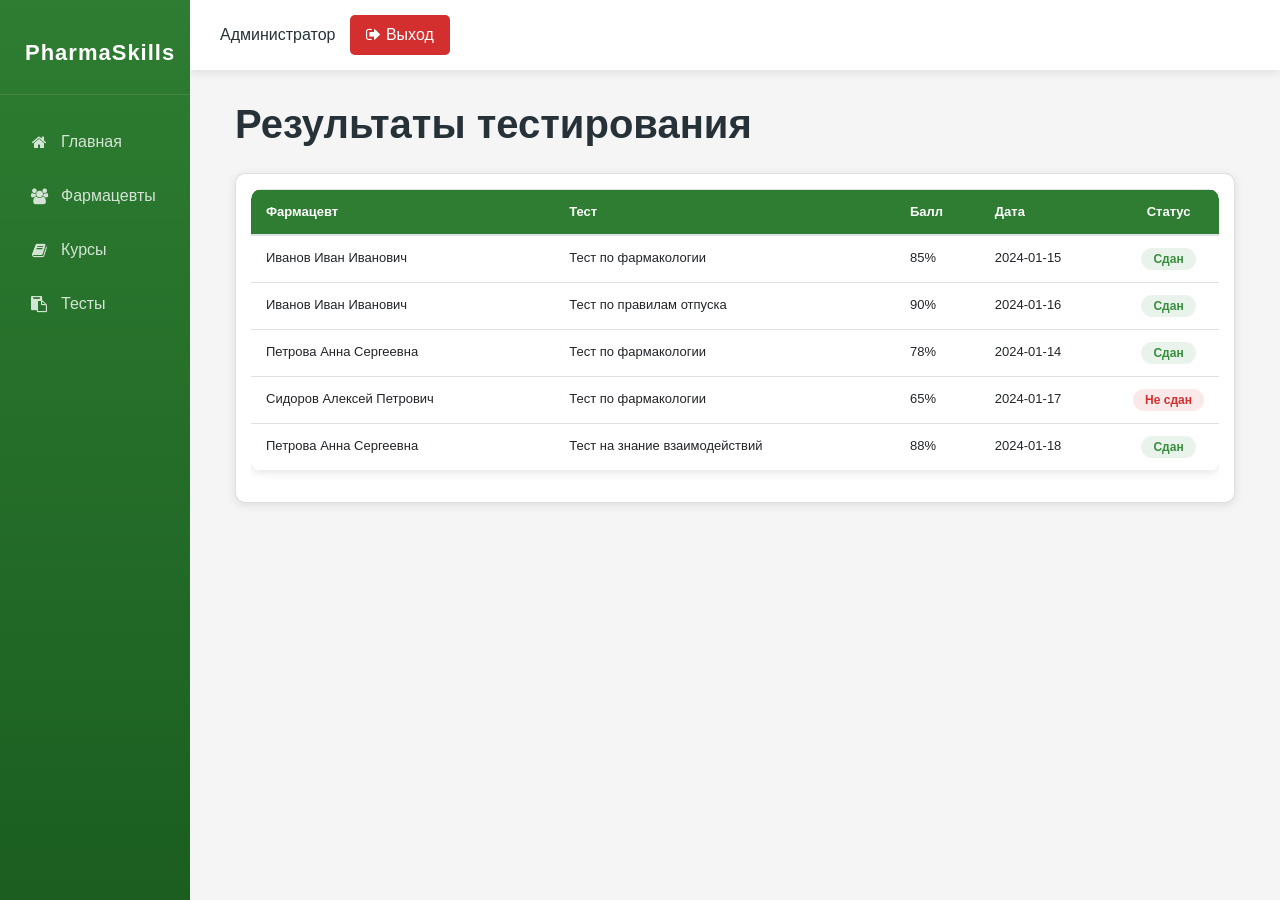
<file: results.html>
<!DOCTYPE html>
<html lang="ru">
<head>
  <meta charset="utf-8">
  <meta name="viewport" content="width=device-width, initial-scale=1">
  <title>Результаты - PharmaSkills</title>
  <link rel="stylesheet" href="css/bootstrap.css">
  <link rel="stylesheet" href="css/style.css">
  <link rel="stylesheet" href="css/font-awesome.min.css">
</head>
<body>
  <div class="wrapper">
    <nav class="sidebar">
      <div class="sidebar-header">
        <h3>PharmaSkills</h3>
      </div>
      <ul class="nav-menu">
        <li><a href="index.html"><i class="fa fa-home"></i> Главная</a></li>
        <li class="admin-only"><a href="pharmacists.html"><i class="fa fa-users"></i> Фармацевты</a></li>
        <li class="admin-only"><a href="courses.html"><i class="fa fa-book"></i> Курсы</a></li>
        <li><a href="my-courses.html"><i class="fa fa-graduation-cap"></i> Мои курсы</a></li>
        <li class="admin-only"><a href="tests.html"><i class="fa fa-clipboard"></i> Тесты</a></li>
        <li class="active"><a href="results.html"><i class="fa fa-chart-bar"></i> Результаты</a></li>
      </ul>
    </nav>
    <div class="main-content">
      <header class="topbar">
        <button class="menu-toggle"><i class="fa fa-bars"></i></button>
        <div class="user-info">
          <span id="currentUser">Администратор</span>
          <button id="logoutBtn" class="btn-logout"><i class="fa fa-sign-out"></i> Выход</button>
        </div>
      </header>
      <main class="content">
        <div class="container-fluid">
          <h1>Результаты тестирования</h1>
          <div class="card">
            <div class="card-body">
              <div class="table-wrapper">
                <table class="table" id="resultsTable">
                  <thead>
                    <tr>
                      <th>Фармацевт</th>
                      <th>Тест</th>
                      <th>Балл</th>
                      <th>Дата</th>
                      <th class="status-col">Статус</th>
                    </tr>
                  </thead>
                  <tbody id="resultsTableBody"></tbody>
                </table>
              </div>
            </div>
          </div>
        </div>
      </main>
    </div>
  </div>
  <script src="js/jquery-3.4.1.min.js"></script>
  <script src="js/bootstrap.js"></script>
  <script src="js/main.js"></script>
</body>
</html>
</file>
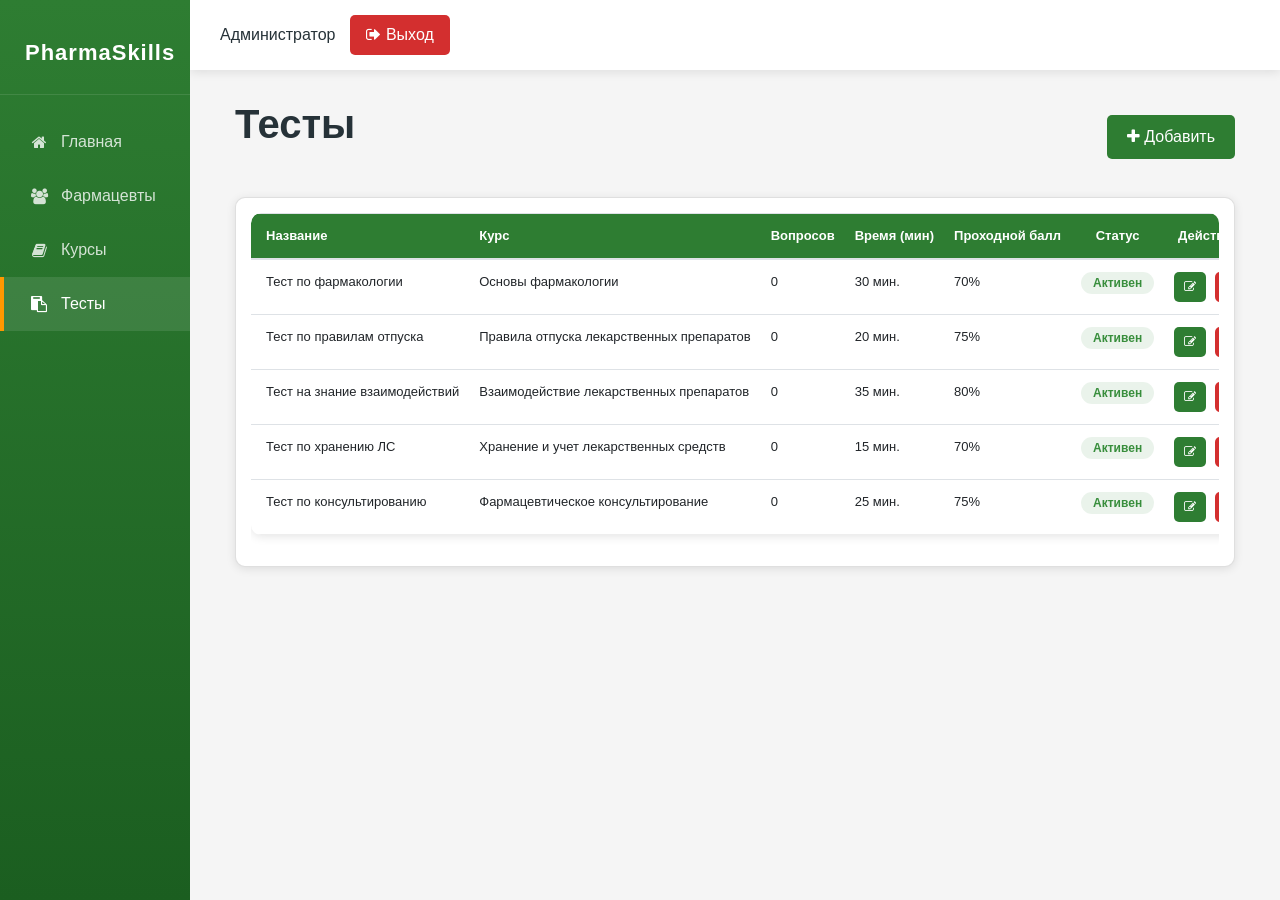
<file: tests.html>
<!DOCTYPE html>
<html lang="ru">
<head>
  <meta charset="utf-8">
  <meta name="viewport" content="width=device-width, initial-scale=1">
  <title>Тесты - PharmaSkills</title>
  <link rel="stylesheet" href="css/bootstrap.css">
  <link rel="stylesheet" href="css/style.css">
  <link rel="stylesheet" href="css/font-awesome.min.css">
</head>
<body>
  <div class="wrapper">
    <nav class="sidebar">
      <div class="sidebar-header">
        <h3>PharmaSkills</h3>
      </div>
      <ul class="nav-menu">
        <li><a href="index.html"><i class="fa fa-home"></i> Главная</a></li>
        <li class="admin-only"><a href="pharmacists.html"><i class="fa fa-users"></i> Фармацевты</a></li>
        <li class="admin-only"><a href="courses.html"><i class="fa fa-book"></i> Курсы</a></li>
        <li><a href="my-courses.html"><i class="fa fa-graduation-cap"></i> Мои курсы</a></li>
        <li class="active"><a href="tests.html"><i class="fa fa-clipboard"></i> Тесты</a></li>
        <li class="admin-only"><a href="results.html"><i class="fa fa-chart-bar"></i> Результаты</a></li>
      </ul>
    </nav>
    <div class="main-content">
      <header class="topbar">
        <button class="menu-toggle"><i class="fa fa-bars"></i></button>
        <div class="user-info">
          <span id="currentUser">Администратор</span>
          <button id="logoutBtn" class="btn-logout"><i class="fa fa-sign-out"></i> Выход</button>
        </div>
      </header>
      <main class="content">
        <div class="container-fluid">
          <div class="d-flex justify-content-between align-items-center mb-4">
            <h1>Тесты</h1>
            <button class="btn btn-primary" onclick="openAddTestModal()"><i class="fa fa-plus"></i> Добавить</button>
          </div>
          <div class="card">
            <div class="card-body">
              <div class="table-wrapper">
                <table class="table" id="testsTable">
                  <thead>
                    <tr>
                      <th>Название</th>
                      <th>Курс</th>
                      <th>Вопросов</th>
                      <th>Время (мин)</th>
                      <th>Проходной балл</th>
                      <th class="status-col">Статус</th>
                      <th class="actions-col">Действия</th>
                    </tr>
                  </thead>
                  <tbody id="testsTableBody"></tbody>
                </table>
              </div>
            </div>
          </div>
        </div>
      </main>
    </div>
  </div>
  <div id="editTestModal" class="modal">
    <div class="modal-content modal-large">
      <div class="modal-header">
        <h2>Редактировать тест</h2>
        <button class="modal-close" onclick="closeModal('editTestModal')">&times;</button>
      </div>
      <form onsubmit="event.preventDefault(); updateTest();">
        <input type="hidden" id="editTestId">
        <div class="form-group">
          <label>Название</label>
          <input type="text" class="form-control" id="editTestTitle" required>
        </div>
        <div class="form-group">
          <label>Курс</label>
          <select class="form-control" id="editTestCourse" required></select>
        </div>
        <div class="form-group">
          <label>Время (минуты)</label>
          <input type="number" class="form-control" id="editDuration" required>
        </div>
        <div class="form-group">
          <label>Проходной балл (%)</label>
          <input type="number" class="form-control" id="editPassingScore" required>
        </div>
        <div class="form-group">
          <label>Вопросы теста</label>
          <div id="questionsList"></div>
          <button type="button" class="btn btn-secondary mt-2" onclick="openAddQuestionModal()"><i class="fa fa-plus"></i> Добавить вопрос</button>
        </div>
        <button type="submit" class="btn btn-primary">Сохранить</button>
        <button type="button" class="btn btn-danger" onclick="closeModal('editTestModal')">Отмена</button>
      </form>
    </div>
  </div>

  <div id="addQuestionModal" class="modal">
    <div class="modal-content">
      <div class="modal-header">
        <h2>Добавить вопрос</h2>
        <button class="modal-close" onclick="closeModal('addQuestionModal')">&times;</button>
      </div>
      <form onsubmit="event.preventDefault(); addQuestion();">
        <div class="form-group">
          <label>Текст вопроса</label>
          <textarea class="form-control" id="questionText" rows="2" required></textarea>
        </div>
        <div class="form-group">
          <label>Тип вопроса</label>
          <select class="form-control" id="questionType" onchange="toggleQuestionOptions()">
            <option value="single">Один правильный ответ</option>
            <option value="multiple">Несколько правильных ответов</option>
            <option value="text">Ввод ответа вручную</option>
          </select>
        </div>
        <div class="form-group" id="optionsGroup">
          <label>Варианты ответов</label>
          <div id="answerOptions">
            <div class="input-group mb-2">
              <input type="text" class="form-control answer-option" placeholder="Вариант ответа">
              <div class="input-group-append">
                <div class="input-group-text">
                  <input type="radio" name="correctAnswer" value="0" title="Правильный ответ">
                </div>
              </div>
            </div>
            <div class="input-group mb-2">
              <input type="text" class="form-control answer-option" placeholder="Вариант ответа">
              <div class="input-group-append">
                <div class="input-group-text">
                  <input type="radio" name="correctAnswer" value="1" title="Правильный ответ">
                </div>
              </div>
            </div>
          </div>
          <button type="button" class="btn btn-sm btn-secondary" onclick="addAnswerOption()">+ Добавить вариант</button>
        </div>
        <div class="form-group" id="textAnswerGroup" style="display: none;">
          <label>Правильный ответ</label>
          <input type="text" class="form-control" id="correctTextAnswer" placeholder="Введите правильный ответ">
        </div>
        <button type="submit" class="btn btn-primary">Добавить вопрос</button>
        <button type="button" class="btn btn-danger" onclick="closeModal('addQuestionModal')">Отмена</button>
      </form>
    </div>
  </div>
  <script src="js/jquery-3.4.1.min.js"></script>
  <script src="js/bootstrap.js"></script>
  <script src="js/main.js"></script>
</body>
</html>
</file>
<file: css/style.css>
:root {
  --primary: #2e7d32;
  --primary-dark: #1b5e20;
  --primary-light: #4caf50;
  --secondary: #1565c0;
  --accent: #ff9800;
  --dark: #263238;
  --light: #f5f5f5;
  --white: #ffffff;
  --gray: #607d8b;
  --danger: #d32f2f;
  --success: #388e3c;
  --shadow: 0 2px 10px rgba(0,0,0,0.1);
  --transition: all 0.3s ease;
}

* {
  margin: 0;
  padding: 0;
  box-sizing: border-box;
}

html, body {
  max-width: 100%;
  overflow-x: hidden;
}

body {
  font-family: 'Segoe UI', Tahoma, Geneva, Verdana, sans-serif;
  background: var(--light);
  color: var(--dark);
  overflow-x: hidden;
}

.wrapper {
  display: flex;
  min-height: 100vh;
}

.sidebar {
  width: 190px;
  background: linear-gradient(180deg, var(--primary) 0%, var(--primary-dark) 100%);
  color: var(--white);
  position: fixed;
  height: 100vh;
  padding: 20px 0;
  z-index: 100;
  transition: var(--transition);
}

.sidebar-header {
  padding: 20px 25px;
  border-bottom: 1px solid rgba(255,255,255,0.1);
}

.sidebar-header h3 {
  font-size: 22px;
  font-weight: 700;
  letter-spacing: 1px;
}

.nav-menu {
  list-style: none;
  padding: 20px 0;
}

.nav-menu li a {
  display: flex;
  align-items: center;
  padding: 15px 25px;
  color: rgba(255,255,255,0.8);
  text-decoration: none;
  transition: var(--transition);
  border-left: 4px solid transparent;
}

.nav-menu li a i {
  margin-right: 12px;
  width: 20px;
  text-align: center;
}

.nav-menu li a:hover,
.nav-menu li.active a {
  background: rgba(255,255,255,0.1);
  color: var(--white);
  border-left-color: var(--accent);
}

.main-content {
  flex: 1;
  margin-left: 190px;
  transition: var(--transition);
  min-height: 100vh;
  overflow-x: hidden;
}

.content {
  padding: 30px;
  max-width: calc(100vw - 260px);
}

.topbar {
  background: var(--white);
  padding: 15px 30px;
  display: flex;
  justify-content: space-between;
  align-items: center;
  box-shadow: var(--shadow);
  position: sticky;
  top: 0;
  z-index: 50;
}

.menu-toggle {
  background: none;
  border: none;
  font-size: 20px;
  cursor: pointer;
  color: var(--dark);
  display: none;
}

.user-info {
  display: flex;
  align-items: center;
  gap: 15px;
}

.user-info span {
  font-weight: 500;
  color: var(--dark);
}

.btn-logout {
  background: var(--danger);
  color: var(--white);
  border: none;
  padding: 8px 16px;
  border-radius: 5px;
  cursor: pointer;
  transition: var(--transition);
}

.btn-logout:hover {
  background: #b71c1c;
}

.content {
  padding: 30px;
  overflow-x: hidden;
  max-width: 100%;
}

.content h1 {
  margin-bottom: 25px;
  color: var(--dark);
  font-weight: 600;
}

.stats-grid {
  display: grid;
  grid-template-columns: repeat(auto-fit, minmax(220px, 1fr));
  gap: 20px;
}

.stat-card {
  background: var(--white);
  padding: 25px;
  border-radius: 10px;
  box-shadow: var(--shadow);
  display: flex;
  align-items: center;
  gap: 20px;
  transition: var(--transition);
}

.stat-card:hover {
  transform: translateY(-5px);
  box-shadow: 0 5px 20px rgba(0,0,0,0.15);
}

.stat-icon {
  width: 60px;
  height: 60px;
  background: var(--primary);
  border-radius: 10px;
  display: flex;
  align-items: center;
  justify-content: center;
  color: var(--white);
  font-size: 24px;
}

.stat-info h3 {
  font-size: 32px;
  font-weight: 700;
  color: var(--dark);
  margin-bottom: 5px;
}

.stat-info p {
  color: var(--gray);
  font-size: 14px;
}

.card {
  background: var(--white);
  border-radius: 10px;
  box-shadow: var(--shadow);
  margin-bottom: 25px;
}

.card-header {
  padding: 20px 25px;
  border-bottom: 1px solid #eee;
}

.card-header h3 {
  font-size: 18px;
  font-weight: 600;
  color: var(--dark);
}

.card-body {
  padding: 15px;
}

.recent-list, .course-list {
  display: flex;
  flex-direction: column;
  gap: 15px;
}

.list-item {
  display: flex;
  justify-content: space-between;
  align-items: center;
  padding: 15px;
  background: var(--light);
  border-radius: 8px;
}

.list-item .info h4 {
  font-size: 15px;
  font-weight: 600;
  color: var(--dark);
  margin-bottom: 5px;
}

.list-item .info p {
  font-size: 13px;
  color: var(--gray);
}

.list-item .score {
  font-size: 18px;
  font-weight: 700;
  color: var(--primary);
}

.list-item .score.pass {
  color: var(--success);
}

.list-item .score.fail {
  color: var(--danger);
}

.btn {
  padding: 10px 20px;
  border-radius: 5px;
  border: none;
  cursor: pointer;
  transition: var(--transition);
  font-weight: 500;
}

.btn-primary {
  background: var(--primary);
  color: var(--white);
}

.btn-primary:hover {
  background: var(--primary-dark);
}

.btn-secondary {
  background: var(--secondary);
  color: var(--white);
}

.btn-danger {
  background: var(--danger);
  color: var(--white);
}

.form-group {
  margin-bottom: 20px;
}

.form-group label {
  display: block;
  margin-bottom: 8px;
  font-weight: 500;
  color: var(--dark);
}

.form-control {
  width: 100%;
  padding: 12px 15px;
  border: 1px solid #ddd;
  border-radius: 5px;
  font-size: 14px;
  transition: var(--transition);
}

.form-control:focus {
  outline: none;
  border-color: var(--primary);
  box-shadow: 0 0 0 3px rgba(46, 125, 50, 0.1);
}

.table {
  width: 100%;
  border-collapse: collapse;
  background: var(--white);
  border-radius: 10px;
  overflow: hidden;
  box-shadow: var(--shadow);
}

.table thead {
  background: var(--primary);
  color: var(--white);
}

.table th, .table td {
  padding: 12px 10px;
  text-align: left;
  white-space: nowrap;
  font-size: 13px;
}

.table th:first-child,
.table td:first-child {
  padding-left: 15px;
}

.table th:last-child,
.table td:last-child {
  padding-right: 15px;
}

.table th.actions-col,
.table td.actions-col,
.table th.status-col,
.table td.status-col {
  text-align: center;
}

.table th {
  font-weight: 600;
}

.table tbody tr {
  border-bottom: 1px solid #eee;
}

.table tbody tr:hover {
  background: var(--light);
}

.table .btn {
  padding: 5px 8px;
  font-size: 11px;
  margin-right: 3px;
}

.table .btn:last-child {
  margin-right: 0;
}

.table-wrapper {
  overflow-x: auto;
  max-width: 100%;
  border-radius: 10px;
}

.table thead {
  display: table-header-group;
}

.table tbody {
  display: table-row-group;
}

.table tr {
  display: table-row;
}

.table th, .table td {
  display: table-cell;
}

.table thead {
  display: table-header-group;
}

.table tbody {
  display: table-row-group;
}

.table tr {
  display: table-row;
}

.table th, .table td {
  padding: 12px 10px;
  text-align: left;
  white-space: nowrap;
  font-size: 13px;
  display: table-cell;
}

.table-wrapper {
  overflow-x: auto;
  max-width: 100%;
  border-radius: 10px;
}

.table-wrapper::-webkit-scrollbar {
  height: 8px;
}

.table-wrapper::-webkit-scrollbar-track {
  background: #f1f1f1;
  border-radius: 4px;
}

.table-wrapper::-webkit-scrollbar-thumb {
  background: var(--gray);
  border-radius: 4px;
}

.table-wrapper::-webkit-scrollbar-thumb:hover {
  background: var(--dark);
}

.table thead {
  background: var(--primary);
  color: var(--white);
}

.table th, .table td {
  padding: 12px 10px;
  text-align: left;
  white-space: nowrap;
  font-size: 13px;
}

.table th:first-child,
.table td:first-child {
  padding-left: 15px;
}

.table th:last-child,
.table td:last-child {
  padding-right: 15px;
}

.table th.actions-col,
.table td.actions-col,
.table th.status-col,
.table td.status-col {
  text-align: center;
  width: 1px;
}

.table th.actions-col,
.table td.actions-col,
.table th.status-col,
.table td.status-col {
  text-align: center;
}

.table th {
  font-weight: 600;
}

.table tbody tr {
  border-bottom: 1px solid #eee;
  transition: var(--transition);
}

.table tbody tr:hover {
  background: var(--light);
}

.table .btn {
  padding: 6px 10px;
  font-size: 12px;
  margin-right: 5px;
}

.table .btn:last-child {
  margin-right: 0;
}

.table-wrapper {
  overflow-x: auto;
  max-width: 100%;
  border-radius: 10px;
}

.badge {
  padding: 5px 12px;
  border-radius: 20px;
  font-size: 12px;
  font-weight: 600;
}

.badge-success {
  background: rgba(56, 142, 60, 0.1);
  color: var(--success);
}

.badge-warning {
  background: rgba(255, 152, 0, 0.1);
  color: var(--accent);
}

.badge-danger {
  background: rgba(211, 47, 47, 0.1);
  color: var(--danger);
}

.modal {
  display: none;
  position: fixed;
  top: 0;
  left: 0;
  width: 100%;
  height: 100%;
  background: rgba(0,0,0,0.5);
  z-index: 1000;
  align-items: center;
  justify-content: center;
}

.modal.active {
  display: flex;
}

.modal-content {
  background: var(--white);
  padding: 30px;
  border-radius: 10px;
  max-width: 500px;
  width: 90%;
  max-height: 80vh;
  overflow-y: auto;
}

.modal-header {
  display: flex;
  justify-content: space-between;
  align-items: center;
  margin-bottom: 20px;
}

.modal-header h2 {
  font-size: 20px;
  font-weight: 600;
}

.modal-close {
  background: none;
  border: none;
  font-size: 24px;
  cursor: pointer;
  color: var(--gray);
}

.empty-state {
  text-align: center;
  padding: 50px 20px;
  color: var(--gray);
}

.empty-state i {
  font-size: 60px;
  margin-bottom: 20px;
}

.empty-state h3 {
  margin-bottom: 10px;
  color: var(--dark);
}

.login-wrapper {
  display: flex;
  min-height: 100vh;
  background: linear-gradient(135deg, var(--primary) 0%, var(--primary-dark) 100%);
}

.login-left {
  flex: 1;
  display: flex;
  flex-direction: column;
  justify-content: center;
  align-items: center;
  padding: 50px;
  color: var(--white);
}

.login-left h1 {
  font-size: 42px;
  margin-bottom: 20px;
}

.login-left p {
  font-size: 18px;
  opacity: 0.9;
}

.login-right {
  width: 450px;
  background: var(--white);
  display: flex;
  flex-direction: column;
  justify-content: center;
  padding: 50px;
}

.login-right h2 {
  font-size: 28px;
  margin-bottom: 10px;
  color: var(--dark);
}

.login-right p {
  color: var(--gray);
  margin-bottom: 30px;
}

.login-right .form-group {
  margin-bottom: 20px;
}

.login-right .btn-primary {
  width: 100%;
  padding: 15px;
  font-size: 16px;
}

.container-fluid {
  padding: 0 15px;
  max-width: 100%;
  width: 100%;
}

.row {
  display: flex;
  flex-wrap: wrap;
  margin: 0 -15px;
}

.col-md-6 {
  width: 50%;
  padding: 0 15px;
}

.col-md-12 {
  width: 100%;
  padding: 0 15px;
}

@media (max-width: 992px) {
  .sidebar {
    transform: translateX(-100%);
  }
  
  .main-content {
    margin-left: 0;
    max-width: 100vw;
  }
  
  .menu-toggle {
    display: block;
  }
  
  .sidebar.active {
    transform: translateX(0);
  }
  
  .table-wrapper {
    max-width: calc(100vw - 40px);
  }
}

@media (max-width: 768px) {
  .login-wrapper {
    flex-direction: column;
  }
  
  .login-left {
    display: none;
  }
  
  .login-right {
    width: 100%;
  }
  
  .stats-grid {
    grid-template-columns: 1fr;
  }
  
  .card-body {
    padding: 15px;
  }
  
  .col-md-6 {
    width: 100%;
    margin-bottom: 20px;
  }
}

@keyframes fadeIn {
  from { opacity: 0; transform: translateY(20px); }
  to { opacity: 1; transform: translateY(0); }
}

.card, .stat-card {
  animation: fadeIn 0.5s ease;
}

.mt-4 { margin-top: 20px; }
.mb-4 { margin-bottom: 20px; }
.text-center { text-align: center; }
.text-right { text-align: right; }
.hidden { display: none; }

/* Tabs */
.tabs {
  display: flex;
  gap: 10px;
  margin-bottom: 25px;
  border-bottom: 2px solid #eee;
}

.tab-btn {
  padding: 12px 25px;
  background: none;
  border: none;
  cursor: pointer;
  font-size: 15px;
  color: var(--gray);
  border-bottom: 3px solid transparent;
  transition: var(--transition);
}

.tab-btn:hover {
  color: var(--primary);
}

.tab-btn.active {
  color: var(--primary);
  border-bottom-color: var(--primary);
  font-weight: 600;
}

/* Course Grid */
.course-grid {
  display: grid;
  grid-template-columns: repeat(auto-fill, minmax(300px, 1fr));
  gap: 20px;
}

.course-card {
  background: var(--white);
  padding: 25px;
  border-radius: 10px;
  box-shadow: var(--shadow);
  transition: var(--transition);
}

.course-card:hover {
  transform: translateY(-5px);
  box-shadow: 0 5px 20px rgba(0,0,0,0.15);
}

.course-card-header {
  display: flex;
  justify-content: space-between;
  margin-bottom: 15px;
}

.course-card h3 {
  font-size: 18px;
  margin-bottom: 10px;
  color: var(--dark);
}

.course-card p {
  color: var(--gray);
  font-size: 14px;
  margin-bottom: 15px;
}

.course-info {
  display: flex;
  gap: 20px;
  margin-bottom: 15px;
  color: var(--gray);
  font-size: 14px;
}

.course-info span {
  display: flex;
  align-items: center;
  gap: 5px;
}

.course-actions {
  display: flex;
  gap: 10px;
}

/* Course Detail */
.course-detail {
  padding: 20px 0;
}

.course-detail-info p {
  margin-bottom: 15px;
  color: var(--dark);
}

/* Test List */
.test-list {
  display: flex;
  flex-direction: column;
  gap: 15px;
}

.test-item {
  display: flex;
  justify-content: space-between;
  align-items: center;
  padding: 15px;
  background: var(--light);
  border-radius: 8px;
}

.test-item h5 {
  font-size: 15px;
  margin-bottom: 5px;
}

.test-item p {
  font-size: 13px;
  color: var(--gray);
  margin: 0;
}

/* Test Container */
.test-container {
  padding: 20px 0;
}

.test-progress {
  margin-bottom: 20px;
  font-size: 14px;
  color: var(--gray);
}

.question {
  margin-bottom: 25px;
}

.question h4 {
  font-size: 16px;
  margin-bottom: 15px;
}

.answer-option {
  display: block;
  padding: 12px 15px;
  background: var(--light);
  border-radius: 5px;
  margin-bottom: 10px;
  cursor: pointer;
  transition: var(--transition);
}

.answer-option:hover {
  background: #e8f5e9;
}

.answer-option input {
  margin-right: 10px;
}

.test-nav {
  display: flex;
  justify-content: space-between;
  margin-top: 25px;
}

.test-result {
  text-align: center;
  padding: 40px;
}

.test-result h3 {
  font-size: 24px;
  margin-bottom: 20px;
}

.test-result .pass {
  color: var(--success);
}

.test-result .fail {
  color: var(--danger);
}

.btn-sm {
  padding: 6px 12px;
  font-size: 13px;
}

/* Lesson View */
.lesson-header {
  display: flex;
  align-items: center;
  gap: 20px;
  margin-bottom: 25px;
  padding-bottom: 15px;
  border-bottom: 1px solid #eee;
}

.lesson-header h2 {
  flex: 1;
  margin: 0;
}

.lesson-progress {
  font-weight: 600;
  color: var(--primary);
}

.lesson-content-wrapper {
  display: grid;
  grid-template-columns: 280px 1fr;
  gap: 30px;
}

.lesson-nav {
  background: var(--white);
  padding: 20px;
  border-radius: 10px;
  box-shadow: var(--shadow);
  height: fit-content;
}

.lesson-nav h3 {
  font-size: 16px;
  margin-bottom: 15px;
  padding-bottom: 10px;
  border-bottom: 1px solid #eee;
}

.lesson-list {
  display: flex;
  flex-direction: column;
  gap: 8px;
}

.lesson-item {
  display: flex;
  align-items: center;
  gap: 10px;
  padding: 12px;
  border-radius: 5px;
  cursor: pointer;
  transition: var(--transition);
  background: var(--light);
}

.lesson-item:hover {
  background: #e8f5e9;
}

.lesson-item.active {
  background: var(--primary);
  color: var(--white);
}

.lesson-item.completed .fa-check-circle {
  color: var(--success);
  margin-left: auto;
}

.lesson-num {
  width: 24px;
  height: 24px;
  background: rgba(0,0,0,0.1);
  border-radius: 50%;
  display: flex;
  align-items: center;
  justify-content: center;
  font-size: 12px;
  font-weight: 600;
}

.lesson-item.active .lesson-num {
  background: var(--white);
  color: var(--primary);
}

.lesson-main {
  background: var(--white);
  padding: 30px;
  border-radius: 10px;
  box-shadow: var(--shadow);
}

.lesson-text {
  line-height: 1.8;
}

.lesson-text h3 {
  margin-bottom: 20px;
}

.lesson-text h4 {
  margin-top: 25px;
  margin-bottom: 15px;
}

.lesson-text ul, .lesson-text ol {
  margin-left: 20px;
  margin-bottom: 15px;
}

.lesson-text li {
  margin-bottom: 8px;
}

.lesson-actions {
  display: flex;
  gap: 15px;
  margin-top: 30px;
  padding-top: 20px;
  border-top: 1px solid #eee;
}

/* Test View */
.test-header {
  display: flex;
  align-items: center;
  gap: 20px;
  margin-bottom: 20px;
  padding-bottom: 15px;
  border-bottom: 1px solid #eee;
}

.test-header h2 {
  flex: 1;
  margin: 0;
}

.test-timer {
  font-size: 18px;
  font-weight: 600;
  color: var(--danger);
}

.test-content {
  background: var(--white);
  padding: 30px;
  border-radius: 10px;
  box-shadow: var(--shadow);
}

.test-progress-bar {
  height: 6px;
  background: #eee;
  border-radius: 3px;
  margin-bottom: 25px;
  overflow: hidden;
}

.test-progress-fill {
  height: 100%;
  background: var(--primary);
  transition: width 0.3s;
}

.test-question h4 {
  font-size: 18px;
  margin-bottom: 20px;
}

.test-answers {
  display: flex;
  flex-direction: column;
  gap: 12px;
  margin-bottom: 25px;
}

.test-answers .answer-option {
  display: flex;
  align-items: center;
  gap: 12px;
  padding: 15px;
  background: var(--light);
  border-radius: 8px;
  cursor: pointer;
  transition: var(--transition);
}

.test-answers .answer-option:hover {
  background: #e8f5e9;
}

.test-answers .answer-option.selected {
  background: var(--primary);
  color: var(--white);
}

.test-answers .answer-option input {
  display: none;
}

.test-nav {
  display: flex;
  justify-content: space-between;
}

/* Result View */
.result-box {
  background: var(--white);
  padding: 50px;
  border-radius: 10px;
  box-shadow: var(--shadow);
  text-align: center;
  max-width: 500px;
  margin: 0 auto;
}

.result-icon {
  font-size: 80px;
  margin-bottom: 20px;
}

.result-icon .fa-check-circle {
  color: var(--success);
}

.result-icon .fa-times-circle {
  color: var(--danger);
}

.result-score {
  font-size: 48px;
  font-weight: 700;
  margin-bottom: 15px;
}

.result-score.pass {
  color: var(--success);
}

.result-score.fail {
  color: var(--danger);
}

.result-message {
  font-size: 20px;
  margin-bottom: 25px;
}

.result-details {
  background: var(--light);
  padding: 20px;
  border-radius: 8px;
  margin-bottom: 25px;
}

.result-details p {
  margin-bottom: 8px;
}

.result-actions {
  display: flex;
  gap: 15px;
  justify-content: center;
}

.d-flex {
  display: flex;
}

.justify-content-between {
  justify-content: space-between;
}

.align-items-center {
  align-items: center;
}

.modal-large {
  max-width: 800px;
  width: 95%;
}

.question-item, .section-item {
  background: var(--light);
  border: 1px solid #ddd;
}

.question-item .card-body, .section-item .card-body {
  padding: 12px;
}

.answer-option {
  flex: 1;
}
</file>
